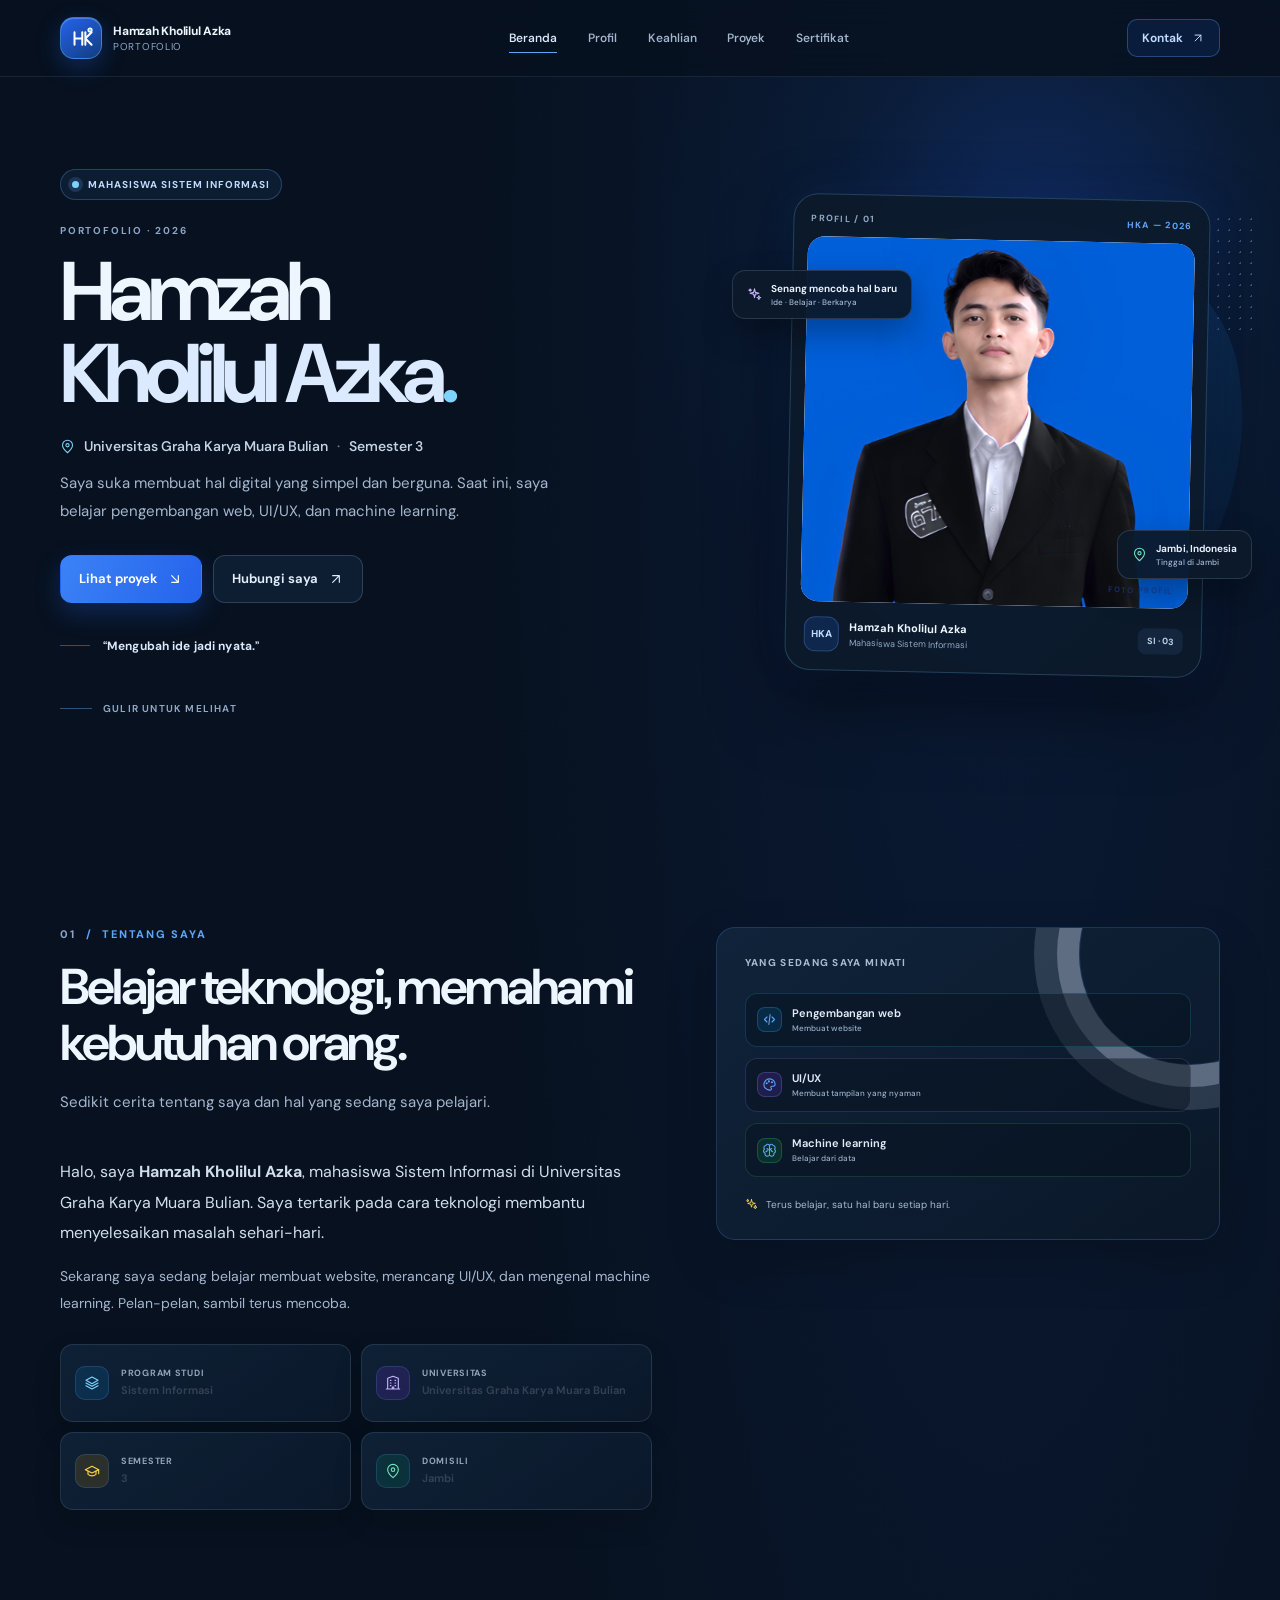
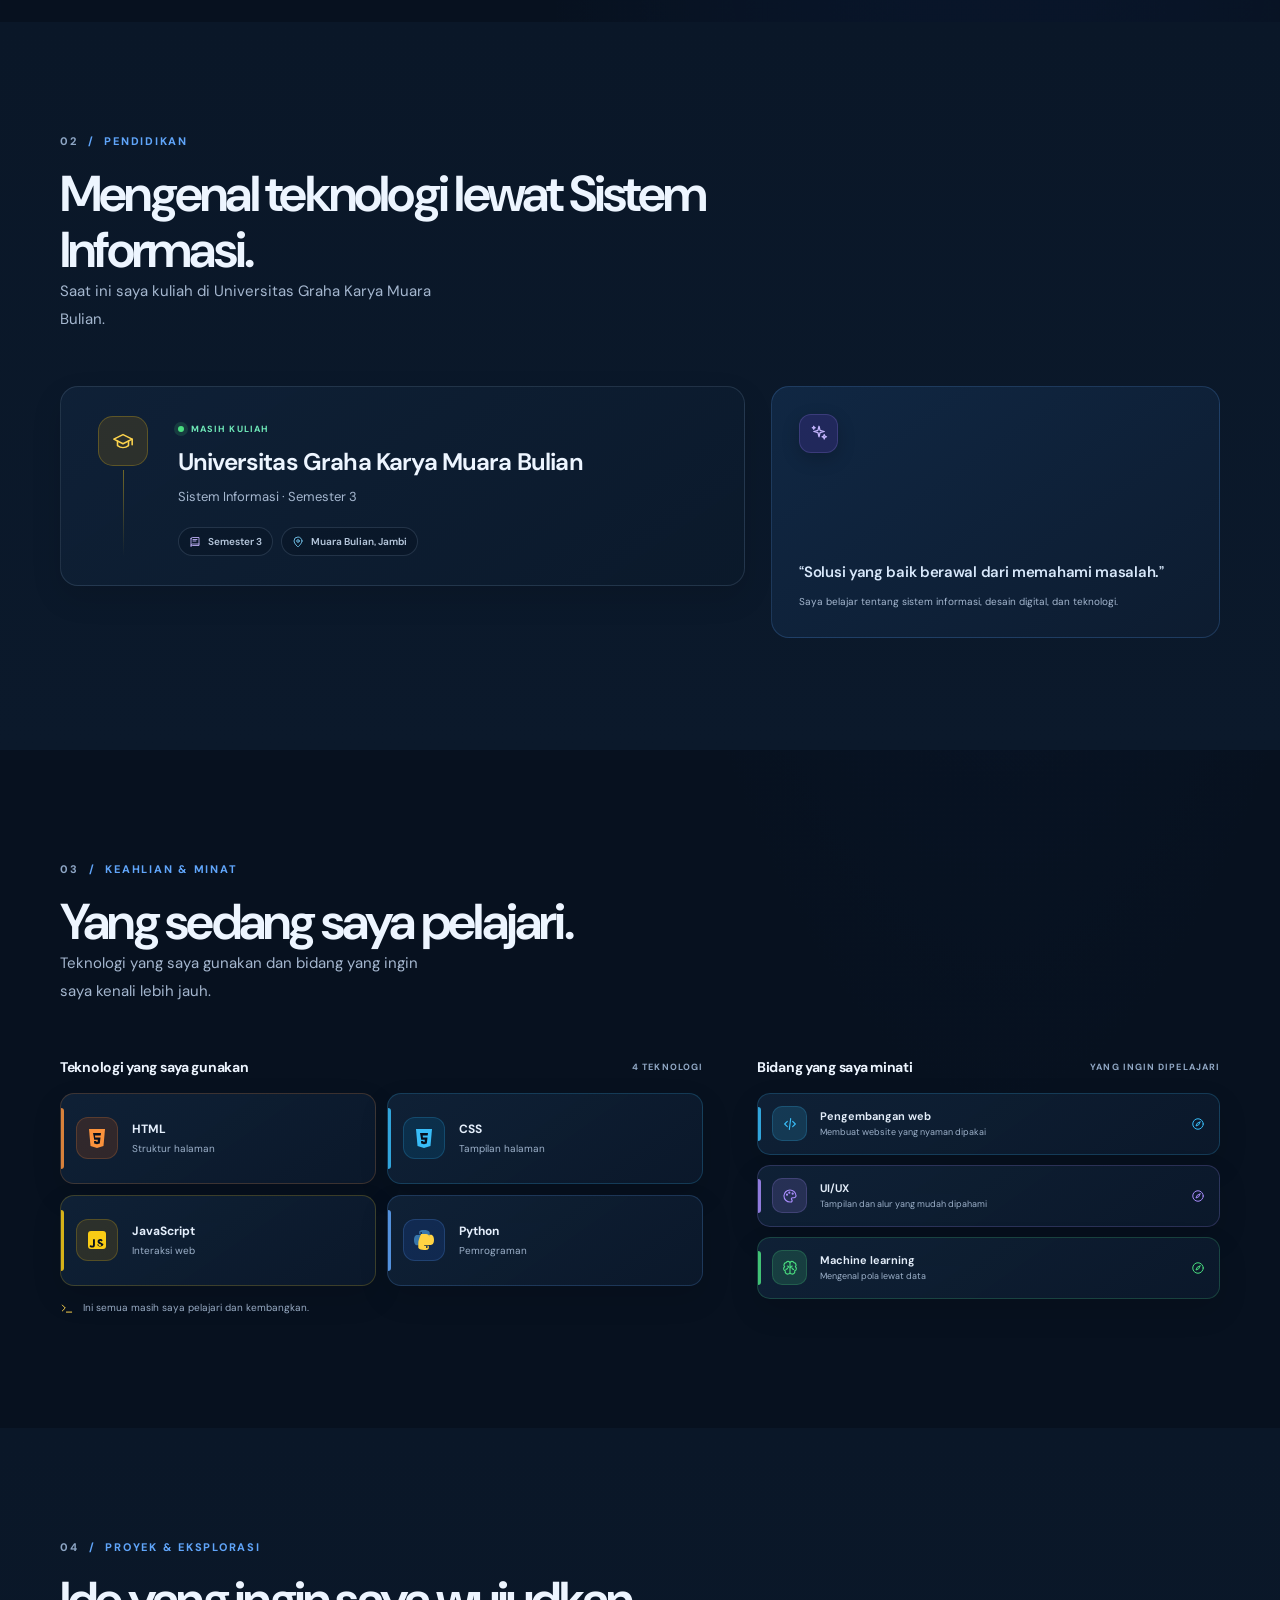
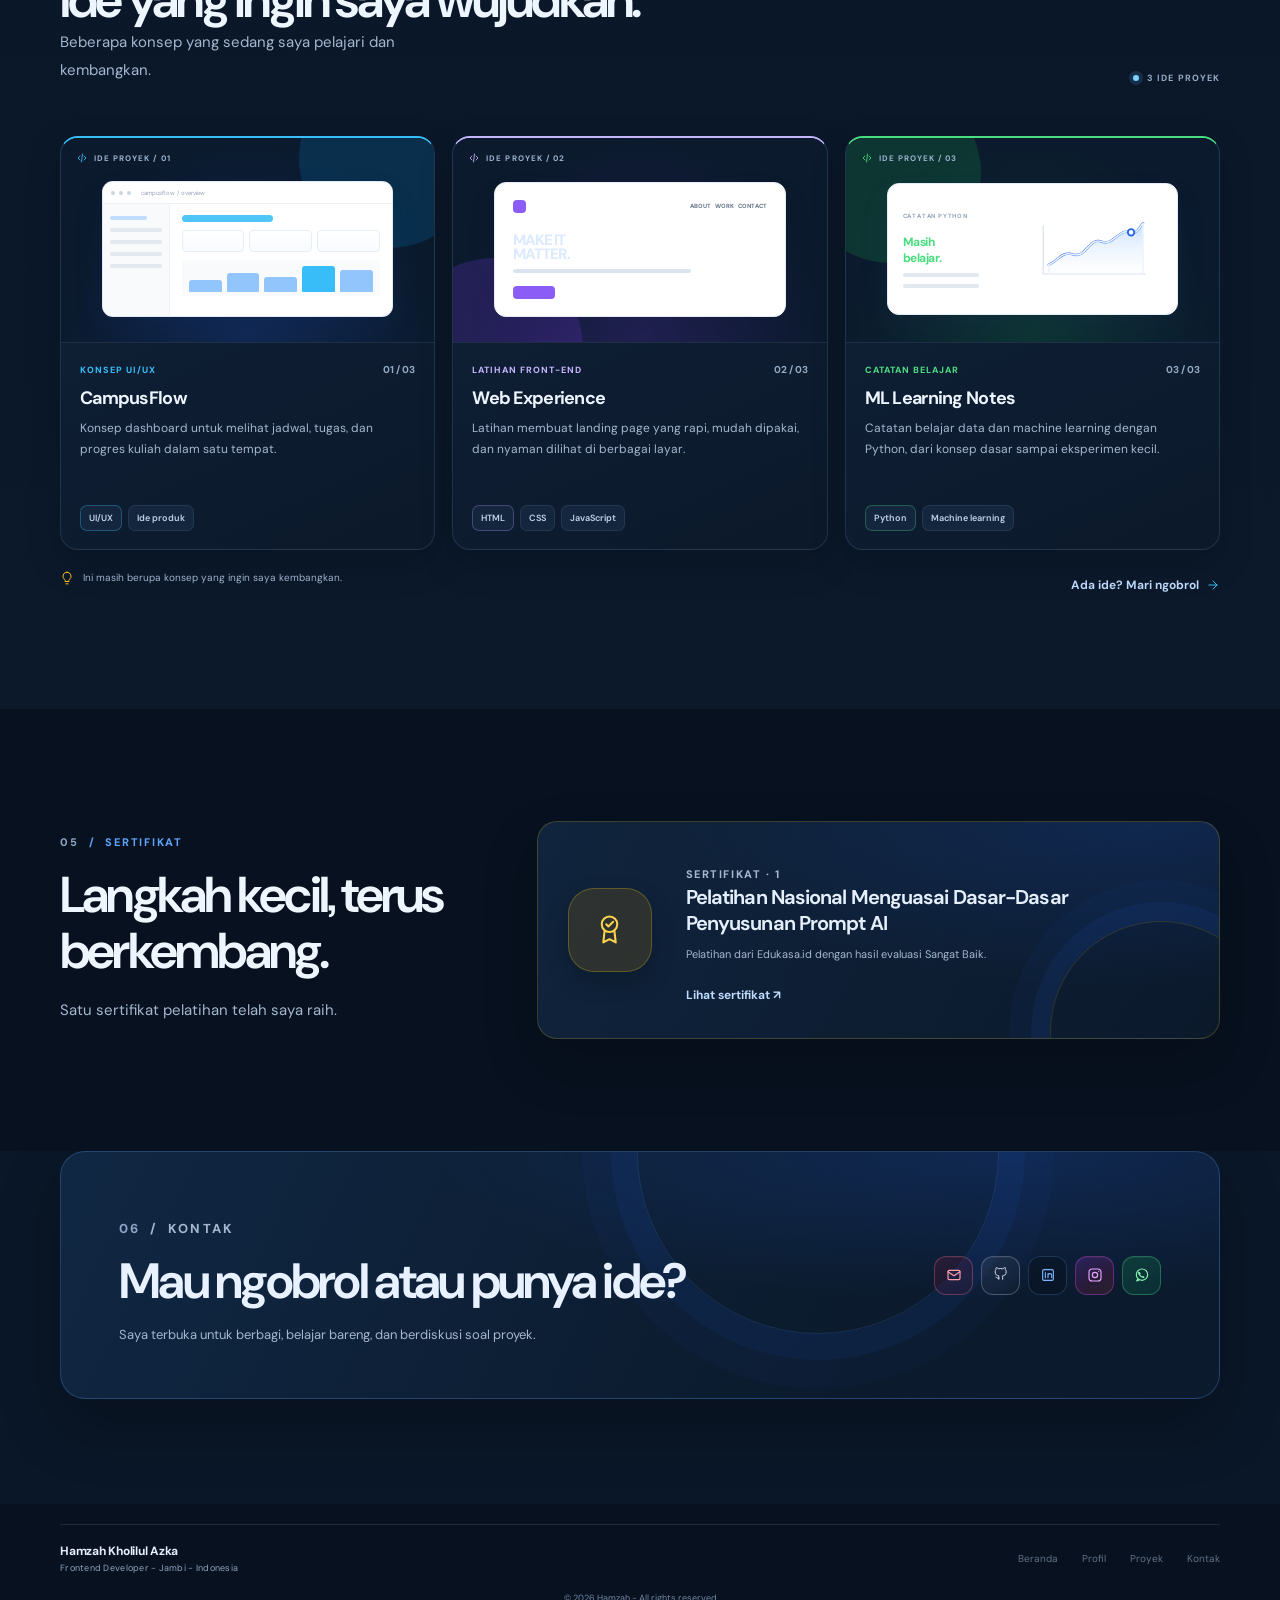
<file: index.html>
<!doctype html>
<html lang="id">
<head>
  <meta charset="utf-8">
  <meta name="viewport" content="width=device-width, initial-scale=1">
  <meta name="theme-color" content="#07111f">
  <meta name="description" content="Portofolio Hamzah Kholilul Azka, mahasiswa Sistem Informasi yang tertarik pada pengembangan web, desain UI/UX, dan machine learning.">
  <meta property="og:title" content="Hamzah Kholilul Azka — Portofolio">
  <meta property="og:description" content="Kenalan dengan Hamzah, minatnya, dan proyek yang sedang ia pelajari.">
  <title>Hamzah Kholilul Azka — Portofolio</title>
  <link rel="icon" type="image/png" href="Image/favicon.png">
  <link rel="apple-touch-icon" href="Image/favicon.png">
  <link rel="preconnect" href="https://fonts.googleapis.com">
  <link rel="preconnect" href="https://fonts.gstatic.com" crossorigin>
  <link href="https://fonts.googleapis.com/css2?family=DM+Sans:wght@400;500;600;700;800&display=swap" rel="stylesheet">
  <link rel="stylesheet" href="styles.css">
  <script src="script.js"></script>
</head>
<body data-page="home">
  <a class="skip-link" href="#main-content">Langsung ke konten</a>

  <svg class="icon-sprite" xmlns="http://www.w3.org/2000/svg" aria-hidden="true" focusable="false">
    <symbol id="i-arrow-up-right" viewBox="0 0 24 24"><path d="M7 7h10v10M7 17 17 7" /></symbol>
    <symbol id="i-arrow-down-right" viewBox="0 0 24 24"><path d="m7 7 10 10M17 7v10H7" /></symbol>
    <symbol id="i-arrow-right" viewBox="0 0 24 24"><path d="M5 12h14m-7-7 7 7-7 7" /></symbol>
    <symbol id="i-arrow-up" viewBox="0 0 24 24"><path d="m18 15-6-6-6 6M12 9v12M5 3h14" /></symbol>
    <symbol id="i-map-pin" viewBox="0 0 24 24"><path d="M20 10c0 5-8 12-8 12S4 15 4 10a8 8 0 1 1 16 0Z"/><circle cx="12" cy="10" r="2.6"/></symbol>
    <symbol id="i-graduation-cap" viewBox="0 0 24 24"><path d="m2 10 10-5 10 5-10 5-10-5Z"/><path d="M6 12v5c3.5 2.7 8.5 2.7 12 0v-5M22 10v6"/></symbol>
    <symbol id="i-building" viewBox="0 0 24 24"><path d="M4 21V5l8-3 8 3v16M2 21h20M8 8h1m6 0h1M8 12h1m6 0h1M8 16h1m6 0h1M11 21v-3h2v3"/></symbol>
    <symbol id="i-layers" viewBox="0 0 24 24"><path d="m12 3 9 5-9 5-9-5 9-5Z"/><path d="m3 12 9 5 9-5M3 16l9 5 9-5"/></symbol>
    <symbol id="i-sparkles" viewBox="0 0 24 24"><path d="m12 3 1.4 5.6L19 10l-5.6 1.4L12 17l-1.4-5.6L5 10l5.6-1.4L12 3Z"/><path d="m19 14 .8 2.2L22 17l-2.2.8L19 20l-.8-2.2L16 17l2.2-.8L19 14ZM5 3l.6 1.5L7 5l-1.4.5L5 7l-.6-1.5L3 5l1.4-.5L5 3Z"/></symbol>
    <symbol id="i-code" viewBox="0 0 24 24"><path d="m8 8-4 4 4 4m8-8 4 4-4 4m-3-12-2 16"/></symbol>
    <symbol id="i-palette" viewBox="0 0 24 24"><path d="M12 3a9 9 0 1 0 0 18h1.2a2 2 0 0 0 1.4-3.4 1.7 1.7 0 0 1 1.2-2.9H18a3 3 0 0 0 3-3A9 9 0 0 0 12 3Z"/><circle cx="7.5" cy="10" r=".8"/><circle cx="11" cy="7" r=".8"/><circle cx="16" cy="8.5" r=".8"/></symbol>
    <symbol id="i-brain" viewBox="0 0 24 24"><path d="M12 5a3 3 0 0 0-5.8-1A3.5 3.5 0 0 0 4 10a3.5 3.5 0 0 0 1 6.3A3.5 3.5 0 0 0 9 21c1.3 0 2.3-.7 3-1.7M12 5a3 3 0 0 1 5.8-1A3.5 3.5 0 0 1 20 10a3.5 3.5 0 0 1-1 6.3A3.5 3.5 0 0 1 15 21c-1.3 0-2.3-.7-3-1.7M12 5v14M8 9c1.2 0 2 .7 2 2m-4 3c1.3-.1 2.1-.8 2.4-2m7-3c-1.2 0-2 .7-2 2m4 3c-1.3-.1-2.1-.8-2.4-2"/></symbol>
    <symbol id="i-terminal" viewBox="0 0 24 24"><path d="m4 17 5-5-5-5m7 12h9"/></symbol>
    <symbol id="i-compass" viewBox="0 0 24 24"><circle cx="12" cy="12" r="9"/><path d="m15.5 8.5-2.2 4.8-4.8 2.2 2.2-4.8 4.8-2.2Z"/></symbol>
    <symbol id="i-book" viewBox="0 0 24 24"><path d="M4 5.5A2.5 2.5 0 0 1 6.5 3H20v16H6.5A2.5 2.5 0 0 0 4 21V5.5ZM4 18.5A2.5 2.5 0 0 1 6.5 16H20M8 7h8M8 10h6"/></symbol>
    <symbol id="i-lightbulb" viewBox="0 0 24 24"><path d="M9 18h6m-5 4h4m-2-20a7 7 0 0 0-4 12.7c.6.4 1 1 1 1.8V18h6v-1.5c0-.8.4-1.4 1-1.8A7 7 0 0 0 12 2Z"/></symbol>
    <symbol id="i-award" viewBox="0 0 24 24"><circle cx="12" cy="8" r="6"/><path d="m8.2 13-1 9 4.8-2.5 4.8 2.5-1-9M9.5 8l1.6 1.6L14.8 6"/></symbol>
    <symbol id="i-mail" viewBox="0 0 24 24"><rect x="3" y="5" width="18" height="14" rx="2"/><path d="m3 7 9 6 9-6"/></symbol>
    <symbol id="i-menu" viewBox="0 0 24 24"><path d="M4 6h16M4 12h16M4 18h16"/></symbol>
    <symbol id="i-close" viewBox="0 0 24 24"><path d="m18 6-12 12M6 6l12 12"/></symbol>
    <symbol id="i-github" viewBox="0 0 24 24"><path d="M9 19c-4.3 1.3-4.3-2.3-6-2m12 4v-3.9c0-1.1.1-1.6-.5-2.2 3.4-.4 7-1.7 7-7.5A5.8 5.8 0 0 0 20 3.4 5.4 5.4 0 0 0 19.9 0S18.6-.4 15 2a13.2 13.2 0 0 0-7 0C4.4-.4 3.1 0 3.1 0A5.4 5.4 0 0 0 3 3.4a5.8 5.8 0 0 0-1.5 4c0 5.8 3.6 7.1 7 7.5-.6.5-.6 1.1-.5 2.2V21" transform="translate(2 1) scale(.83)"/></symbol>
    <symbol id="i-linkedin" viewBox="0 0 24 24"><rect x="4" y="4" width="16" height="16" rx="2"/><path d="M8 10v6M8 8v.01M12 16v-3.2a2.8 2.8 0 0 1 5.6 0V16M12 10v6"/></symbol>
    <symbol id="i-instagram" viewBox="0 0 24 24"><rect x="3" y="3" width="18" height="18" rx="5"/><circle cx="12" cy="12" r="4"/><path d="M17.5 6.5h.01"/></symbol>
    <symbol id="i-whatsapp" viewBox="0 0 24 24"><circle cx="12" cy="11.5" r="8.5" fill="none" stroke="currentColor" stroke-width="1.8"/><path d="m5.6 18.1-1.4 2.7 3.1-1.1" fill="none" stroke="currentColor" stroke-width="1.8" stroke-linecap="round" stroke-linejoin="round"/><path d="M8.2 7.8c.2-.2.5-.2.7.1l1 1.8c.1.2.1.4 0 .6l-.7.8c.7 1.4 1.8 2.5 3.2 3.2l.8-.7c.2-.1.4-.1.6 0l1.8 1c.3.2.3.5.1.7l-.6.8c-.4.5-1 .7-1.6.5-3.7-1.2-6.4-3.9-7.6-7.6-.2-.6 0-1.2.5-1.6l.8-.6Z" fill="currentColor" stroke="none"/></symbol>
    <symbol id="i-html5" viewBox="0 0 24 24"><path d="m4 3 1.5 17L12 22l6.5-2L20 3H4Z" fill="currentColor" stroke="none"/><path d="M8 7h8l-.3 2.5H10l.2 2h5.3l-.7 6-2.8.8-2.8-.8-.2-2.4h2.3l.1.7.6.2.6-.2.2-2H9.2L8.5 9.5 8 7Z" fill="#07111f" stroke="none"/></symbol>
    <symbol id="i-css3" viewBox="0 0 24 24"><path d="m4 3 1.5 17L12 22l6.5-2L20 3H4Z" fill="currentColor" stroke="none"/><path d="M8 7h8l-.3 2.5h-5l.2 2h4.6l-.7 6-2.8.8-2.8-.8-.2-2.4h2.3l.1.7.6.2.6-.2.2-2H9.2L8.5 9.5 8 7Z" fill="#07111f" stroke="none"/></symbol>
    <symbol id="i-javascript" viewBox="0 0 24 24"><rect x="3" y="3" width="18" height="18" rx="3" fill="currentColor" stroke="none"/><path d="M13.2 16.8c.5.8 1 1.2 1.9 1.2.7 0 1.1-.3 1.1-.8 0-.6-.5-.8-1.4-1.2-1.3-.6-2.2-1.2-2.2-2.6 0-1.3 1-2.3 2.6-2.3 1.1 0 1.9.4 2.5 1.4l-1.4.9c-.3-.5-.6-.7-1.1-.7-.4 0-.7.3-.7.6 0 .5.3.7 1.2 1.1 1.5.7 2.4 1.2 2.4 2.7 0 1.6-1.2 2.5-3 2.5-1.6 0-2.6-.7-3.2-1.8l1.3-1ZM6 16.9c.3.5.6.9 1.2.9.5 0 .8-.2.8-1v-5.5h1.9v5.6c0 1.9-1.1 2.7-2.7 2.7-1.4 0-2.2-.7-2.7-1.7L6 16.9Z" fill="#07111f" stroke="none"/></symbol>
    <symbol id="i-python" viewBox="0 0 24 24"><path d="M11.7 2c-4.8 0-4.5 2.1-4.5 2.1v2.2h4.6v.8H5.4S2 6.7 2 12s3 5.3 3 5.3h1.8v-2.4s-.1-3 3-3h5.1s2.8 0 2.8-2.8V4.8S18.1 2 11.7 2Zm-2.5 2.1a.9.9 0 1 1 0 1.8.9.9 0 0 1 0-1.8Z" fill="#3776ab" stroke="none"/><path d="M12.3 22c4.8 0 4.5-2.1 4.5-2.1v-2.2h-4.6v-.8h6.4S22 17.3 22 12s-3-5.3-3-5.3h-1.8v2.4s.1 3-3 3H9.1S6.3 12.1 6.3 15v4.3S5.9 22 12.3 22Zm2.5-2.1a.9.9 0 1 1 0-1.8.9.9 0 0 1 0 1.8Z" fill="#ffd343" stroke="none"/></symbol>
  </svg>

  <header class="site-header" id="site-header">
    <div class="container-wide nav-inner">
      <a class="brand-lockup" href="index.html" aria-label="Hamzah Kholilul Azka, beranda">
        <span class="brand-mark" aria-hidden="true"><svg viewBox="0 0 40 40" fill="none"><path d="M11 12v16m0-8h10m0-8v16M25 12v16m0-8 8-8m-8 8 8 8" stroke="currentColor" stroke-width="2.6" stroke-linecap="round" stroke-linejoin="round"/><circle cx="31" cy="9" r="2.5" fill="#7dd3fc"/></svg></span>
        <span class="brand-name"><strong>Hamzah Kholilul Azka</strong><span>Portofolio</span></span>
      </a>
      <nav class="desktop-nav" aria-label="Navigasi utama">
        <a class="nav-link" data-nav="profil" href="profil.html">Profil</a>
        <a class="nav-link" data-nav="keahlian" href="keahlian.html">Keahlian</a>
        <a class="nav-link" data-nav="proyek" href="proyek.html">Proyek</a>
        <a class="nav-link" data-nav="sertifikat" href="sertifikat.html">Sertifikat</a>
      </nav>
      <a class="header-cta desktop-contact" href="kontak.html">Kontak <svg aria-hidden="true"><use href="#i-arrow-up-right"/></svg></a>
      <button type="button" class="mobile-menu-button" aria-label="Buka menu navigasi" aria-expanded="false" aria-controls="mobile-navigation" id="menu-toggle">
        <svg aria-hidden="true"><use href="#i-menu"/></svg>
      </button>
    </div>
    <nav id="mobile-navigation" class="mobile-nav" aria-label="Navigasi seluler" hidden>
      <a data-nav="profil" href="profil.html">Profil</a>
      <a data-nav="keahlian" href="keahlian.html">Keahlian</a>
      <a data-nav="proyek" href="proyek.html">Proyek</a>
      <a data-nav="sertifikat" href="sertifikat.html">Sertifikat</a>
      <a data-nav="kontak" href="kontak.html">Kontak <svg class="nav-contact-icon" aria-hidden="true"><use href="#i-arrow-up-right"/></svg></a>
    </nav>
  </header>

  <main id="main-content">
    <section id="home" class="hero-section">
      <div class="container-wide hero-layout">
        <div class="hero-copy reveal" data-delay="0">
          <div class="hero-badge"><span class="hero-badge-dot" aria-hidden="true"></span>Mahasiswa Sistem Informasi</div>
          <p class="hero-kicker">PORTOFOLIO · 2026</p>
          <h1 class="hero-title"><span>Hamzah</span><span class="hero-title-second">Kholilul Azka<span class="hero-period">.</span></span></h1>
          <p class="hero-role">
            <svg aria-hidden="true"><use href="#i-map-pin"/></svg>
            <span>Universitas Graha Karya Muara Bulian</span><span class="hero-role-separator" aria-hidden="true">·</span><span>Semester 3</span>
          </p>
          <p class="hero-description">Saya suka membuat hal digital yang simpel dan berguna. Saat ini, saya belajar pengembangan web, UI/UX, dan machine learning.</p>
          <div class="hero-actions">
            <a class="button-primary" href="proyek.html">Lihat proyek <svg aria-hidden="true"><use href="#i-arrow-down-right"/></svg></a>
            <a class="button-secondary" href="kontak.html">Hubungi saya <svg aria-hidden="true"><use href="#i-arrow-up-right"/></svg></a>
          </div>
          <div class="hero-motto"><span class="hero-motto-rule" aria-hidden="true"></span><p><em>“Mengubah ide jadi nyata.”</em></p></div>
          <div class="hero-scroll-note" aria-hidden="true"><span></span>Gulir untuk melihat</div>
        </div>

        <div class="hero-art-reveal reveal" data-delay="140">
          <div class="hero-visual" role="group" aria-label="Foto profil Hamzah Kholilul Azka">
            <div class="portrait-glow" aria-hidden="true"></div><div class="portrait-grid" aria-hidden="true"></div>
            <div class="float-note float-note--top" aria-hidden="true"><svg><use href="#i-sparkles"/></svg><span>Senang mencoba hal baru<small>Ide · Belajar · Berkarya</small></span></div>
            <div class="float-note float-note--bottom" aria-hidden="true"><svg><use href="#i-map-pin"/></svg><span>Jambi, Indonesia<small>Tinggal di Jambi</small></span></div>
            <div class="portrait-card">
              <div class="portrait-card-top"><span>PROFIL / 01</span><span>HKA — 2026</span></div>
              <div class="portrait-art">
                <img src="Image/profil.jpg" alt="Hamzah Kholilul Azka mengenakan polo biru" width="1207" height="1600" fetchpriority="high">
                <span class="portrait-art-label">FOTO PROFIL</span>
              </div>
              <div class="portrait-card-bottom">
                <div class="portrait-identity"><span class="portrait-initials">HKA</span><span class="portrait-identity-copy"><strong>Hamzah Kholilul Azka</strong><span>Mahasiswa Sistem Informasi</span></span></div>
                <span class="portrait-semester">SI · 03</span>
              </div>
            </div>
          </div>
        </div>
      </div>
    </section>

    <section id="about" class="section">
      <div class="container-wide">
        <div class="about-grid">
          <div class="reveal">
            <div class="section-heading"><p class="section-overline"><span>01</span><span aria-hidden="true">/</span>Tentang saya</p><h2 class="section-title">Belajar teknologi, memahami kebutuhan orang.</h2><p class="section-lede">Sedikit cerita tentang saya dan hal yang sedang saya pelajari.</p></div>
            <div class="about-copy">
              <p>Halo, saya <strong>Hamzah Kholilul Azka</strong>, mahasiswa Sistem Informasi di Universitas Graha Karya Muara Bulian. Saya tertarik pada cara teknologi membantu menyelesaikan masalah sehari-hari.</p>
              <p>Sekarang saya sedang belajar membuat website, merancang UI/UX, dan mengenal machine learning. Pelan-pelan, sambil terus mencoba.</p>
              <div class="about-facts" role="list" aria-label="Informasi profil">
                <div class="fact-card" role="listitem"><span class="fact-icon"><svg aria-hidden="true"><use href="#i-layers"/></svg></span><span class="fact-copy"><span>Program studi</span><strong>Sistem Informasi</strong></span></div>
                <div class="fact-card" role="listitem"><span class="fact-icon"><svg aria-hidden="true"><use href="#i-building"/></svg></span><span class="fact-copy"><span>Universitas</span><strong>Universitas Graha Karya Muara Bulian</strong></span></div>
                <div class="fact-card" role="listitem"><span class="fact-icon"><svg aria-hidden="true"><use href="#i-graduation-cap"/></svg></span><span class="fact-copy"><span>Semester</span><strong>3</strong></span></div>
                <div class="fact-card" role="listitem"><span class="fact-icon"><svg aria-hidden="true"><use href="#i-map-pin"/></svg></span><span class="fact-copy"><span>Domisili</span><strong>Jambi</strong></span></div>
              </div>
            </div>
          </div>
          <div class="reveal" data-delay="100">
            <aside class="interest-card" aria-label="Bidang minat">
              <p class="interest-card-label">Yang sedang saya minati</p>
              <div class="interest-list">
                <div class="interest-item interest-item--web"><span class="interest-symbol" aria-hidden="true"><svg><use href="#i-code"/></svg></span><span>Pengembangan web</span><small>Membuat website</small></div>
                <div class="interest-item interest-item--design"><span class="interest-symbol" aria-hidden="true"><svg><use href="#i-palette"/></svg></span><span>UI/UX</span><small>Membuat tampilan yang nyaman</small></div>
                <div class="interest-item interest-item--ml"><span class="interest-symbol" aria-hidden="true"><svg><use href="#i-brain"/></svg></span><span>Machine learning</span><small>Belajar dari data</small></div>
              </div>
              <p class="interest-foot"><svg aria-hidden="true"><use href="#i-sparkles"/></svg>Terus belajar, satu hal baru setiap hari.</p>
            </aside>
          </div>
        </div>
      </div>
    </section>

    <section id="education" class="section section-soft">
      <div class="container-wide">
        <div class="section-heading-row"><div class="reveal"><div class="section-heading"><p class="section-overline"><span>02</span><span aria-hidden="true">/</span>Pendidikan</p><h2 class="section-title">Mengenal teknologi lewat Sistem Informasi.</h2><p class="section-lede">Saat ini saya kuliah di Universitas Graha Karya Muara Bulian.</p></div></div></div>
        <div class="education-layout">
          <div class="reveal"><article class="education-card"><div class="education-rail" aria-hidden="true"><span class="education-icon"><svg><use href="#i-graduation-cap"/></svg></span></div><div><p class="education-status"><i aria-hidden="true"></i>Masih kuliah</p><h3>Universitas Graha Karya Muara Bulian</h3><p class="education-program">Sistem Informasi · Semester 3</p><div class="education-tags"><span class="soft-tag"><svg aria-hidden="true"><use href="#i-book"/></svg>Semester 3</span><span class="soft-tag"><svg aria-hidden="true"><use href="#i-map-pin"/></svg>Muara Bulian, Jambi</span></div></div></article></div>
          <div class="reveal" data-delay="90"><aside class="education-aside"><span class="education-aside-icon"><svg aria-hidden="true"><use href="#i-sparkles"/></svg></span><div><p>“Solusi yang baik berawal dari memahami masalah.”</p><small>Saya belajar tentang sistem informasi, desain digital, dan teknologi.</small></div></aside></div>
        </div>
      </div>
    </section>

    <section id="skills" class="section">
      <div class="container-wide">
        <div class="section-heading-row"><div class="reveal"><div class="section-heading"><p class="section-overline"><span>03</span><span aria-hidden="true">/</span>Keahlian & minat</p><h2 class="section-title">Yang sedang saya pelajari.</h2><p class="section-lede">Teknologi yang saya gunakan dan bidang yang ingin saya kenali lebih jauh.</p></div></div></div>
        <div class="skills-layout">
          <div class="reveal"><div class="skills-panel-title"><h3>Teknologi yang saya gunakan</h3><span>4 teknologi</span></div><div class="skills-grid">
            <article class="skill-card skill-card--html"><span class="skill-symbol" aria-hidden="true"><svg><use href="#i-html5"/></svg></span><span class="skill-copy"><strong>HTML</strong><span>Struktur halaman</span></span></article>
            <article class="skill-card skill-card--css"><span class="skill-symbol" aria-hidden="true"><svg><use href="#i-css3"/></svg></span><span class="skill-copy"><strong>CSS</strong><span>Tampilan halaman</span></span></article>
            <article class="skill-card skill-card--javascript"><span class="skill-symbol" aria-hidden="true"><svg><use href="#i-javascript"/></svg></span><span class="skill-copy"><strong>JavaScript</strong><span>Interaksi web</span></span></article>
            <article class="skill-card skill-card--python"><span class="skill-symbol" aria-hidden="true"><svg><use href="#i-python"/></svg></span><span class="skill-copy"><strong>Python</strong><span>Pemrograman</span></span></article>
          </div><p class="skill-note"><svg aria-hidden="true"><use href="#i-terminal"/></svg>Ini semua masih saya pelajari dan kembangkan.</p></div>
          <div class="reveal" data-delay="100"><div class="skills-panel-title"><h3>Bidang yang saya minati</h3><span>Yang ingin dipelajari</span></div><div class="interest-stack">
            <article class="interest-stack-card interest-stack-card--web"><span class="interest-stack-icon"><svg aria-hidden="true"><use href="#i-code"/></svg></span><span class="interest-stack-copy"><strong>Pengembangan web</strong><span>Membuat website yang nyaman dipakai</span></span><svg class="interest-stack-arrow" aria-hidden="true"><use href="#i-compass"/></svg></article>
            <article class="interest-stack-card interest-stack-card--design"><span class="interest-stack-icon"><svg aria-hidden="true"><use href="#i-palette"/></svg></span><span class="interest-stack-copy"><strong>UI/UX</strong><span>Tampilan dan alur yang mudah dipahami</span></span><svg class="interest-stack-arrow" aria-hidden="true"><use href="#i-compass"/></svg></article>
            <article class="interest-stack-card interest-stack-card--ml"><span class="interest-stack-icon"><svg aria-hidden="true"><use href="#i-brain"/></svg></span><span class="interest-stack-copy"><strong>Machine learning</strong><span>Mengenal pola lewat data</span></span><svg class="interest-stack-arrow" aria-hidden="true"><use href="#i-compass"/></svg></article>
          </div></div>
        </div>
      </div>
    </section>

    <section id="projects" class="section section-soft">
      <div class="container-wide">
        <div class="section-heading-row"><div class="reveal"><div class="section-heading"><p class="section-overline"><span>04</span><span aria-hidden="true">/</span>Proyek & eksplorasi</p><h2 class="section-title">Ide yang ingin saya wujudkan.</h2><p class="section-lede">Beberapa konsep yang sedang saya pelajari dan kembangkan.</p></div></div><div class="reveal" data-delay="80"><span class="project-count-note"><span class="project-count-dot"></span>3 ide proyek</span></div></div>
        <div class="projects-grid">
          <div class="reveal"><article class="project-card"><div class="project-visual project-visual--dashboard" aria-hidden="true"><div class="project-art-label"><svg><use href="#i-code"/></svg>IDE PROYEK / 01</div><div class="mock-window"><div class="mock-window-bar"><i></i><i></i><i></i><span>campusflow / overview</span></div><div class="mock-dashboard"><div class="mock-sidebar"><i></i><i></i><i></i><i></i><i></i></div><div class="mock-dashboard-main"><div class="mock-dashboard-title"></div><div class="mock-stat-row"><i></i><i></i><i></i></div><div class="mock-chart"><i></i><i></i><i></i><i></i><i></i></div></div></div></div></div><div class="project-content"><div class="project-meta"><span class="project-category">Konsep UI/UX</span><span class="project-number">01 / 03</span></div><h3>CampusFlow</h3><p>Konsep dashboard untuk melihat jadwal, tugas, dan progres kuliah dalam satu tempat.</p><div class="project-tags"><span class="project-tag">UI/UX</span><span class="project-tag">Ide produk</span></div></div></article></div>
          <div class="reveal" data-delay="70"><article class="project-card"><div class="project-visual project-visual--landing" aria-hidden="true"><div class="project-art-label"><svg><use href="#i-code"/></svg>IDE PROYEK / 02</div><div class="mock-landing"><div class="mock-landing-top"><span class="mock-landing-mark"></span><span>ABOUT&nbsp;&nbsp;&nbsp; WORK&nbsp;&nbsp;&nbsp; CONTACT</span></div><div class="mock-landing-title">MAKE IT<br>MATTER.</div><div class="mock-landing-copy"></div><div class="mock-landing-button"></div></div></div><div class="project-content"><div class="project-meta"><span class="project-category">Latihan front-end</span><span class="project-number">02 / 03</span></div><h3>Web Experience</h3><p>Latihan membuat landing page yang rapi, mudah dipakai, dan nyaman dilihat di berbagai layar.</p><div class="project-tags"><span class="project-tag">HTML</span><span class="project-tag">CSS</span><span class="project-tag">JavaScript</span></div></div></article></div>
          <div class="reveal" data-delay="140"><article class="project-card"><div class="project-visual project-visual--notebook" aria-hidden="true"><div class="project-art-label"><svg><use href="#i-code"/></svg>IDE PROYEK / 03</div><div class="mock-notebook"><div class="mock-notebook-copy"><span>CATATAN PYTHON</span><strong>Masih<br>belajar.</strong><i></i><i></i></div><div class="mock-notebook-chart"><svg viewBox="0 0 120 80" fill="none"><defs><linearGradient id="chart-fill" x1="60" y1="12" x2="60" y2="67" gradientUnits="userSpaceOnUse"><stop stop-color="#60A5FA"/><stop offset="1" stop-color="#DBEAFE" stop-opacity=".1"/></linearGradient></defs><path d="M6 67H116M6 15V67" stroke="#E2E8F0"/><path d="M12 57C24 52 25 42 39 46C52 50 56 27 69 32C83 37 87 17 101 22C107 24 109 18 114 12" stroke="#2563EB" stroke-width="2.5" stroke-linecap="round"/><path d="M12 57C24 52 25 42 39 46C52 50 56 27 69 32C83 37 87 17 101 22C107 24 109 18 114 12V67H12V57Z" fill="url(#chart-fill)" fill-opacity=".35"/><circle cx="101" cy="22" r="3.5" fill="white" stroke="#2563EB" stroke-width="2"/></svg></div></div></div><div class="project-content"><div class="project-meta"><span class="project-category">Catatan belajar</span><span class="project-number">03 / 03</span></div><h3>ML Learning Notes</h3><p>Catatan belajar data dan machine learning dengan Python, dari konsep dasar sampai eksperimen kecil.</p><div class="project-tags"><span class="project-tag">Python</span><span class="project-tag">Machine learning</span></div></div></article></div>
        </div>
        <div class="project-bottom-row"><p class="projects-footnote"><svg aria-hidden="true"><use href="#i-lightbulb"/></svg>Ini masih berupa konsep yang ingin saya kembangkan.</p><a class="projects-cta" href="kontak.html">Ada ide? Mari ngobrol <svg aria-hidden="true"><use href="#i-arrow-right"/></svg></a></div>
      </div>
    </section>

    <section id="certificates" class="section">
      <div class="container-wide certificates-layout">
        <div class="reveal"><div class="section-heading"><p class="section-overline"><span>05</span><span aria-hidden="true">/</span>Sertifikat</p><h2 class="section-title">Langkah kecil, terus berkembang.</h2><p class="section-lede">Satu sertifikat pelatihan telah saya raih.</p></div></div>
        <div class="reveal" data-delay="100"><div class="certificate-card"><span class="certificate-emblem"><svg aria-hidden="true"><use href="#i-award"/></svg></span><div class="certificate-copy"><p class="certificate-count">Sertifikat · 1</p><h3>Pelatihan Nasional Menguasai Dasar-Dasar Penyusunan Prompt AI</h3><p>Pelatihan dari Edukasa.id dengan hasil evaluasi Sangat Baik.</p><a class="projects-cta" href="sertifikat.html">Lihat sertifikat ↗</a></div></div></div>
      </div>
    </section>

    <section id="contact" class="contact-section">
      <div class="container-wide"><div class="reveal"><div class="contact-card">
        <div class="contact-copy"><div class="section-heading"><p class="section-overline"><span>06</span><span aria-hidden="true">/</span>Kontak</p><h2>Mau ngobrol atau punya ide?</h2><p>Saya terbuka untuk berbagi, belajar bareng, dan berdiskusi soal proyek.</p></div></div>
        <div class="contact-actions"><div class="contact-socials" role="group" aria-label="Kontak dan media sosial">
          <a class="social-icon-link social-icon-link--email" href="mailto:amzahaja67@gmail.com?subject=Halo%20Hamzah" aria-label="Kirim email" title="Email"><svg aria-hidden="true"><use href="#i-mail"/></svg></a>
          <a class="social-icon-link social-icon-link--github" href="https://github.com/amzahaja67-nox" target="_blank" rel="noreferrer" aria-label="GitHub" title="GitHub"><svg aria-hidden="true"><use href="#i-github"/></svg></a>
          <a class="social-icon-link social-icon-link--linkedin" href="https://www.linkedin.com/in/hamzahazka" target="_blank" rel="noreferrer" aria-label="LinkedIn" title="LinkedIn"><svg aria-hidden="true"><use href="#i-linkedin"/></svg></a>
          <a class="social-icon-link social-icon-link--instagram" href="https://www.instagram.com/hamzahazka_/" target="_blank" rel="noreferrer" aria-label="Instagram" title="Instagram"><svg aria-hidden="true"><use href="#i-instagram"/></svg></a>
          <a class="social-icon-link social-icon-link--whatsapp" href="https://wa.me/6282120219236" target="_blank" rel="noreferrer" aria-label="WhatsApp 082120219236" title="WhatsApp"><svg aria-hidden="true"><use href="#i-whatsapp"/></svg></a>
        </div></div>
      </div></div></div>
    </section>
  </main>

  <footer class="footer"><div class="container-wide footer-inner"><div class="footer-left"><strong>© <span id="current-year">2026</span> Hamzah Kholilul Azka</strong><span class="footer-dot" aria-hidden="true"></span><span>Portofolio</span></div><div class="footer-right"><svg aria-hidden="true"><use href="#i-sparkles"/></svg>Dibuat sambil terus belajar.</div><a class="back-to-top" href="#home">Ke atas <svg aria-hidden="true"><use href="#i-arrow-up"/></svg></a></div></footer>

</body>
</html>
</file>
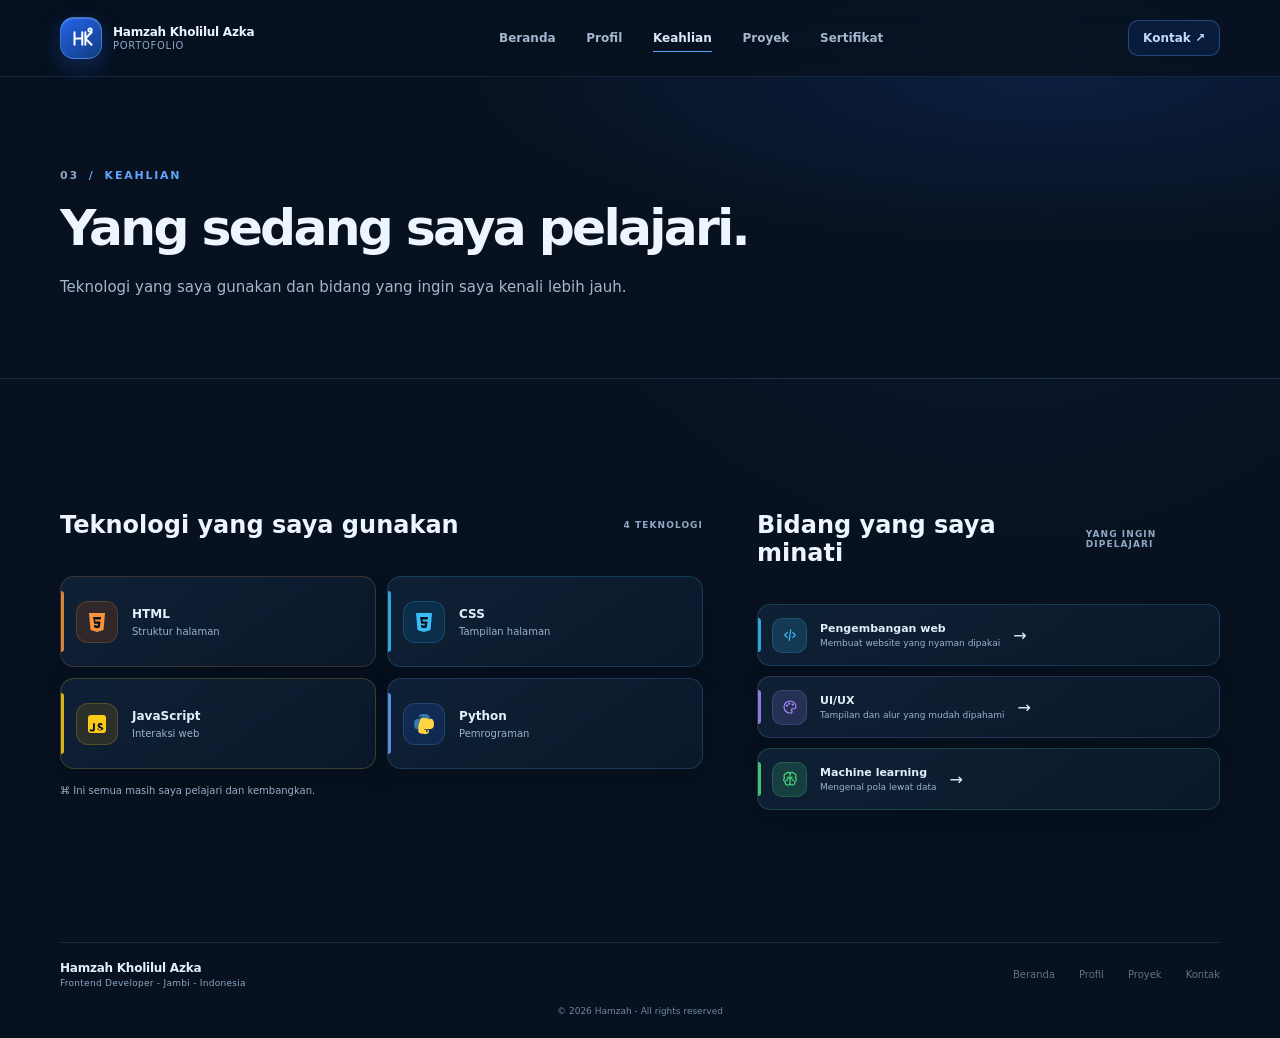
<file: keahlian.html>
<!doctype html><html lang="id"><head><meta charset="utf-8"><meta name="viewport" content="width=device-width, initial-scale=1"><meta name="description" content="Keahlian dan teknologi yang sedang dipelajari Hamzah Kholilul Azka."><title>Keahlian — Hamzah Kholilul Azka</title><link rel="icon" href="Image/favicon.png"><link rel="stylesheet" href="styles.css"></head><body data-page="keahlian"><a class="skip-link" href="#main-content">Langsung ke konten</a><header class="site-header" id="site-header"><div class="container-wide nav-inner"><a class="brand-lockup" href="index.html"><span class="brand-mark">HKA</span><span class="brand-name"><strong>Hamzah Kholilul Azka</strong><span>Portofolio</span></span></a><nav class="desktop-nav" aria-label="Navigasi utama"><a class="nav-link" data-nav="profil" href="profil.html">Profil</a><a class="nav-link" data-nav="keahlian" href="keahlian.html">Keahlian</a><a class="nav-link" data-nav="proyek" href="proyek.html">Proyek</a><a class="nav-link" data-nav="sertifikat" href="sertifikat.html">Sertifikat</a></nav><a class="header-cta desktop-contact" href="kontak.html">Kontak ↗</a><button class="mobile-menu-button" id="menu-toggle" aria-label="Buka menu navigasi" aria-expanded="false" aria-controls="mobile-navigation">☰</button></div><nav id="mobile-navigation" class="mobile-nav" aria-label="Navigasi seluler" hidden><a href="index.html">Beranda</a><a data-nav="profil" href="profil.html">Profil</a><a data-nav="keahlian" href="keahlian.html">Keahlian</a><a data-nav="proyek" href="proyek.html">Proyek</a><a data-nav="sertifikat" href="sertifikat.html">Sertifikat</a><a data-nav="kontak" href="kontak.html">Kontak</a></nav></header><main id="main-content"><section class="page-hero"><div class="container-wide"><p class="section-overline"><span>03</span><span>/</span>Keahlian</p><h1 class="section-title">Yang sedang saya pelajari.</h1><p class="section-lede">Teknologi yang saya gunakan dan bidang yang ingin saya kenali lebih jauh.</p></div></section><section class="section"><div class="container-wide skills-layout"><div class="reveal"><div class="skills-panel-title"><h2>Teknologi yang saya gunakan</h2><span>4 teknologi</span></div><div class="skills-grid"><article class="skill-card"><span class="skill-symbol">&lt;/&gt;</span><span class="skill-copy"><strong>HTML</strong><span>Struktur halaman</span></span></article><article class="skill-card"><span class="skill-symbol">#</span><span class="skill-copy"><strong>CSS</strong><span>Tampilan halaman</span></span></article><article class="skill-card"><span class="skill-symbol">JS</span><span class="skill-copy"><strong>JavaScript</strong><span>Interaksi web</span></span></article><article class="skill-card"><span class="skill-symbol">Py</span><span class="skill-copy"><strong>Python</strong><span>Pemrograman</span></span></article></div><p class="skill-note">⌘ Ini semua masih saya pelajari dan kembangkan.</p></div><div class="reveal" data-delay="100"><div class="skills-panel-title"><h2>Bidang yang saya minati</h2><span>Yang ingin dipelajari</span></div><div class="interest-stack"><article class="interest-stack-card"><span class="interest-stack-icon">&lt;/&gt;</span><span class="interest-stack-copy"><strong>Pengembangan web</strong><span>Membuat website yang nyaman dipakai</span></span><span>→</span></article><article class="interest-stack-card"><span class="interest-stack-icon">◌</span><span class="interest-stack-copy"><strong>UI/UX</strong><span>Tampilan dan alur yang mudah dipahami</span></span><span>→</span></article><article class="interest-stack-card"><span class="interest-stack-icon">◉</span><span class="interest-stack-copy"><strong>Machine learning</strong><span>Mengenal pola lewat data</span></span><span>→</span></article></div></div></div></section></main><footer class="footer"><div class="container-wide footer-inner"><div class="footer-left"><strong>© <span id="current-year">2026</span> Hamzah Kholilul Azka</strong><span class="footer-dot"></span><span>Portofolio</span></div><div class="footer-right">✦ Dibuat sambil terus belajar.</div><a class="back-to-top" href="index.html">Beranda ↑</a></div></footer><script src="script.js"></script></body></html>
</file>
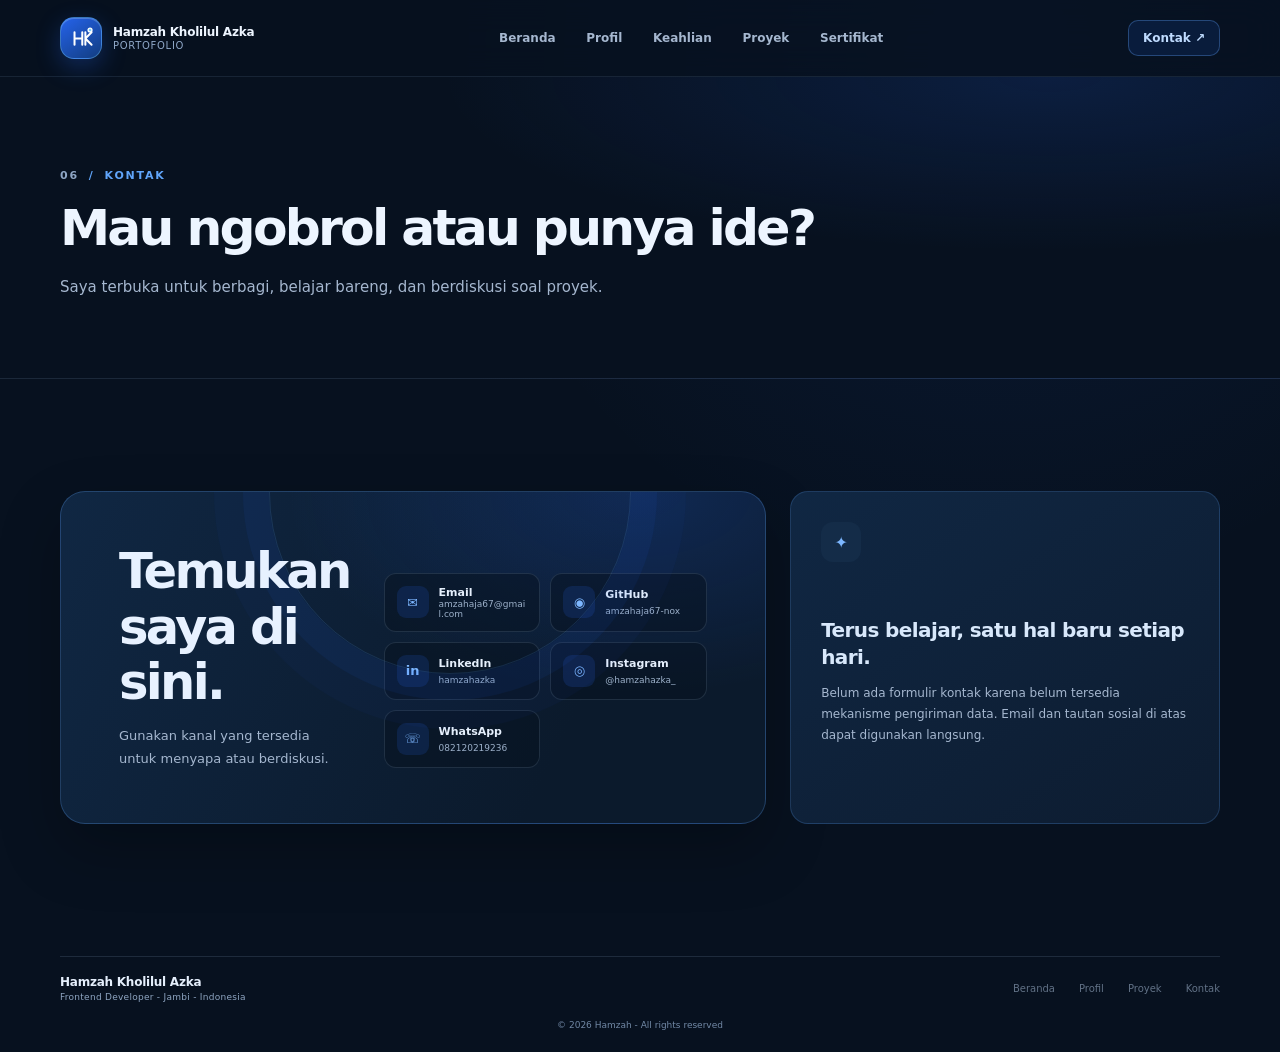
<file: kontak.html>
<!doctype html><html lang="id"><head><meta charset="utf-8"><meta name="viewport" content="width=device-width, initial-scale=1"><meta name="description" content="Hubungi Hamzah Kholilul Azka melalui email dan media sosial."><title>Kontak — Hamzah Kholilul Azka</title><link rel="icon" href="Image/favicon.png"><link rel="stylesheet" href="styles.css"></head><body data-page="kontak"><a class="skip-link" href="#main-content">Langsung ke konten</a><header class="site-header" id="site-header"><div class="container-wide nav-inner"><a class="brand-lockup" href="index.html"><span class="brand-mark">HKA</span><span class="brand-name"><strong>Hamzah Kholilul Azka</strong><span>Portofolio</span></span></a><nav class="desktop-nav" aria-label="Navigasi utama"><a class="nav-link" data-nav="profil" href="profil.html">Profil</a><a class="nav-link" data-nav="keahlian" href="keahlian.html">Keahlian</a><a class="nav-link" data-nav="proyek" href="proyek.html">Proyek</a><a class="nav-link" data-nav="sertifikat" href="sertifikat.html">Sertifikat</a></nav><a class="header-cta desktop-contact" href="kontak.html" aria-current="page">Kontak ↗</a><button class="mobile-menu-button" id="menu-toggle" aria-label="Buka menu navigasi" aria-expanded="false" aria-controls="mobile-navigation">☰</button></div><nav id="mobile-navigation" class="mobile-nav" aria-label="Navigasi seluler" hidden><a href="index.html">Beranda</a><a href="profil.html">Profil</a><a href="keahlian.html">Keahlian</a><a href="proyek.html">Proyek</a><a href="sertifikat.html">Sertifikat</a><a data-nav="kontak" href="kontak.html">Kontak</a></nav></header><main id="main-content"><section class="page-hero"><div class="container-wide"><p class="section-overline"><span>06</span><span>/</span>Kontak</p><h1 class="section-title">Mau ngobrol atau punya ide?</h1><p class="section-lede">Saya terbuka untuk berbagi, belajar bareng, dan berdiskusi soal proyek.</p></div></section><section class="section"><div class="container-wide contact-page-grid"><div class="contact-card reveal"><div class="contact-copy"><h2>Temukan saya di sini.</h2><p>Gunakan kanal yang tersedia untuk menyapa atau berdiskusi.</p></div><div class="contact-socials contact-socials--labeled"><a href="mailto:amzahaja67@gmail.com?subject=Halo%20Hamzah"><span>✉</span><strong>Email</strong><small>amzahaja67@gmail.com</small></a><a href="https://github.com/amzahaja67-nox" target="_blank" rel="noreferrer"><span>◉</span><strong>GitHub</strong><small>amzahaja67-nox</small></a><a href="https://www.linkedin.com/in/hamzahazka" target="_blank" rel="noreferrer"><span>in</span><strong>LinkedIn</strong><small>hamzahazka</small></a><a href="https://www.instagram.com/hamzahazka_/" target="_blank" rel="noreferrer"><span>◎</span><strong>Instagram</strong><small>@hamzahazka_</small></a><a href="https://wa.me/6282120219236" target="_blank" rel="noreferrer"><span>☏</span><strong>WhatsApp</strong><small>082120219236</small></a></div></div><aside class="contact-note reveal" data-delay="100"><span>✦</span><h2>Terus belajar, satu hal baru setiap hari.</h2><p>Belum ada formulir kontak karena belum tersedia mekanisme pengiriman data. Email dan tautan sosial di atas dapat digunakan langsung.</p></aside></div></section></main><footer class="footer"><div class="container-wide footer-inner"><div class="footer-left"><strong>© <span id="current-year">2026</span> Hamzah Kholilul Azka</strong><span class="footer-dot"></span><span>Portofolio</span></div><div class="footer-right">✦ Dibuat sambil terus belajar.</div><a class="back-to-top" href="index.html">Beranda ↑</a></div></footer><script src="script.js"></script></body></html>
</file>
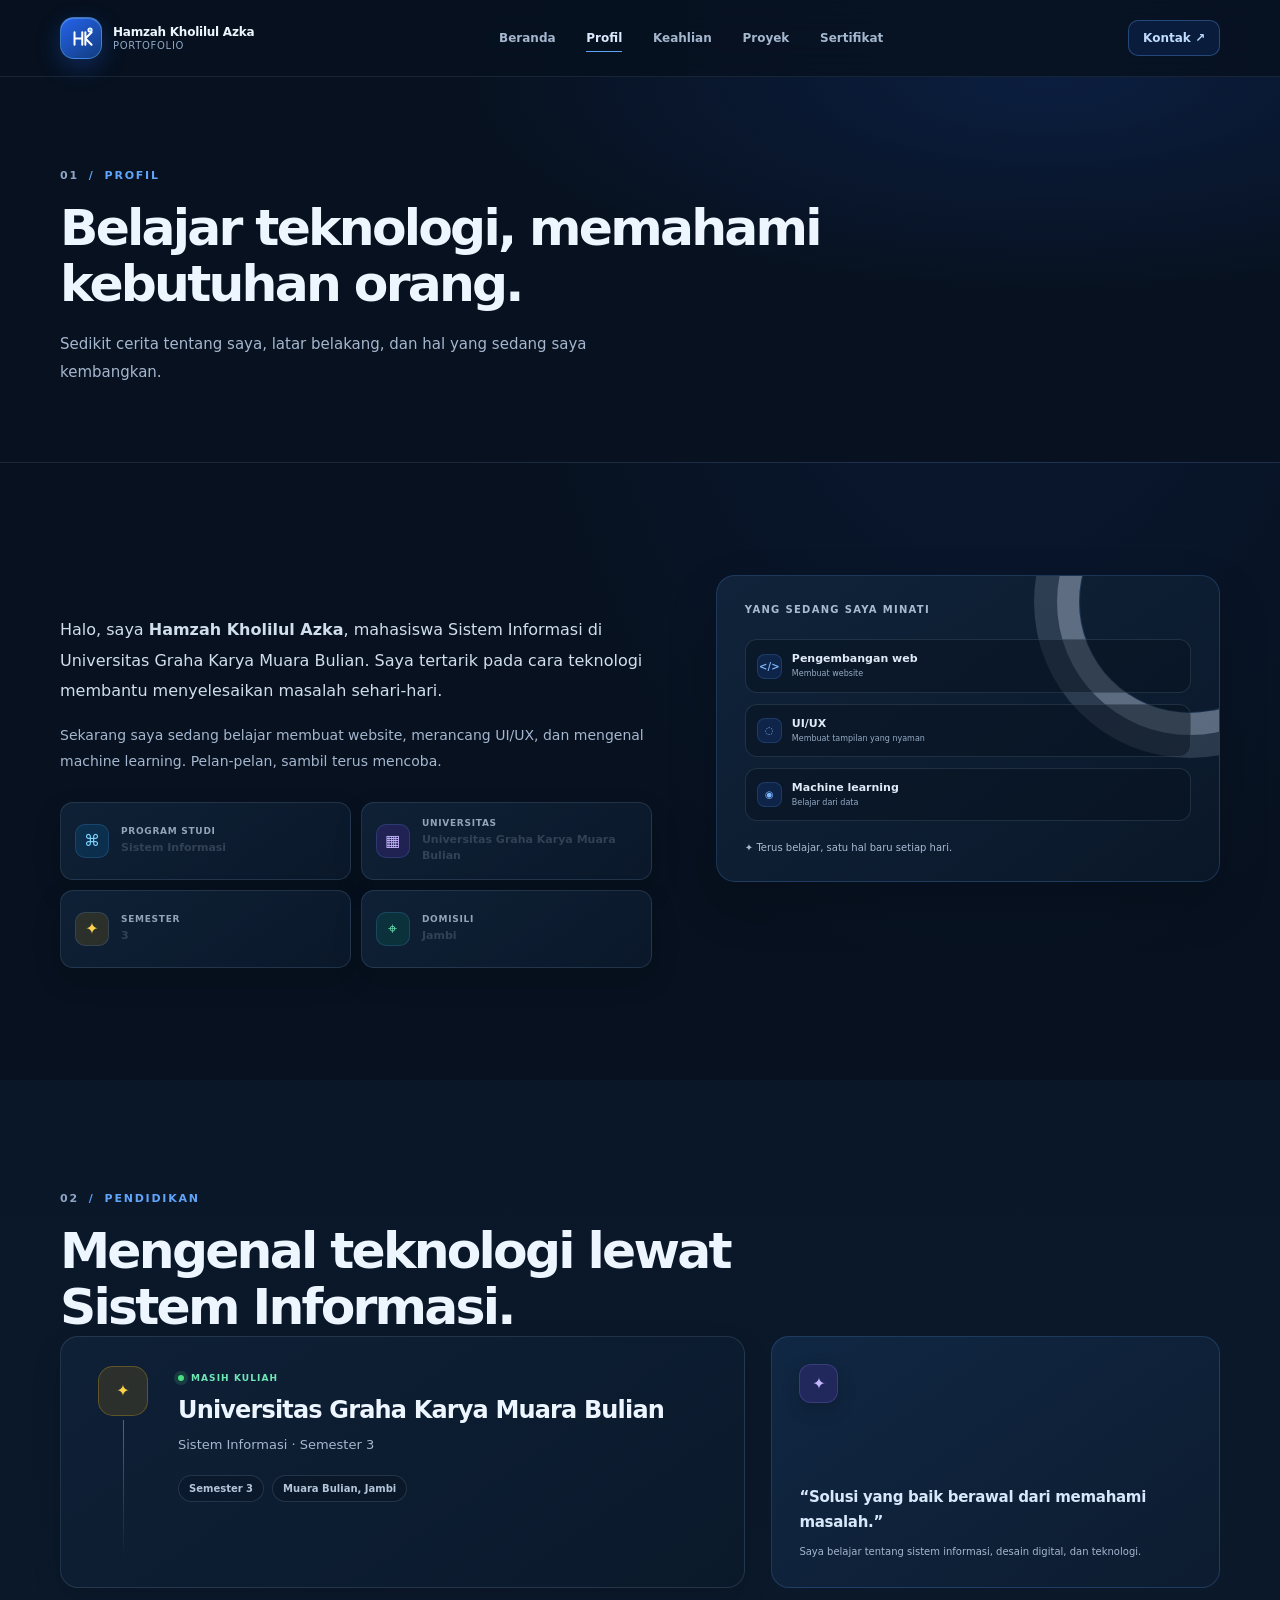
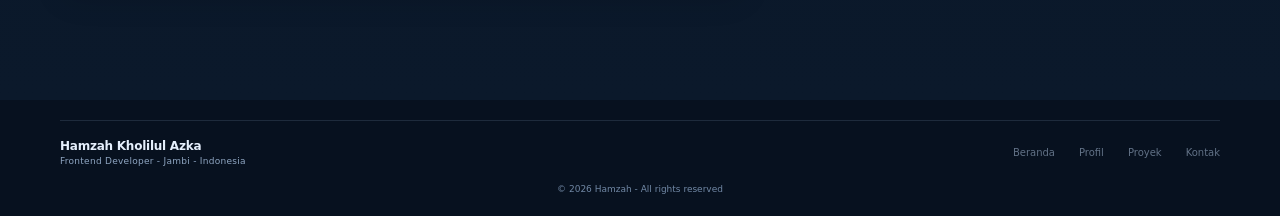
<file: profil.html>
<!doctype html>
<html lang="id"><head><meta charset="utf-8"><meta name="viewport" content="width=device-width, initial-scale=1"><meta name="description" content="Profil dan pendidikan Hamzah Kholilul Azka."><title>Profil — Hamzah Kholilul Azka</title><link rel="icon" href="Image/favicon.png"><link rel="stylesheet" href="styles.css"></head>
<body data-page="profil"><a class="skip-link" href="#main-content">Langsung ke konten</a>
<header class="site-header" id="site-header"><div class="container-wide nav-inner"><a class="brand-lockup" href="index.html" aria-label="Beranda"><span class="brand-mark">HKA</span><span class="brand-name"><strong>Hamzah Kholilul Azka</strong><span>Portofolio</span></span></a><nav class="desktop-nav" aria-label="Navigasi utama"><a class="nav-link" data-nav="profil" href="profil.html">Profil</a><a class="nav-link" data-nav="keahlian" href="keahlian.html">Keahlian</a><a class="nav-link" data-nav="proyek" href="proyek.html">Proyek</a><a class="nav-link" data-nav="sertifikat" href="sertifikat.html">Sertifikat</a></nav><a class="header-cta desktop-contact" href="kontak.html">Kontak ↗</a><button type="button" class="mobile-menu-button" id="menu-toggle" aria-label="Buka menu navigasi" aria-expanded="false" aria-controls="mobile-navigation">☰</button></div><nav id="mobile-navigation" class="mobile-nav" aria-label="Navigasi seluler" hidden><a data-nav="home" href="index.html">Beranda</a><a data-nav="profil" href="profil.html">Profil</a><a data-nav="keahlian" href="keahlian.html">Keahlian</a><a data-nav="proyek" href="proyek.html">Proyek</a><a data-nav="sertifikat" href="sertifikat.html">Sertifikat</a><a data-nav="kontak" href="kontak.html">Kontak</a></nav></header>
<main id="main-content"><section class="page-hero"><div class="container-wide"><p class="section-overline"><span>01</span><span>/</span>Profil</p><h1 class="section-title">Belajar teknologi, memahami kebutuhan orang.</h1><p class="section-lede">Sedikit cerita tentang saya, latar belakang, dan hal yang sedang saya kembangkan.</p></div></section><section class="section"><div class="container-wide about-grid"><div class="reveal"><div class="about-copy"><p>Halo, saya <strong>Hamzah Kholilul Azka</strong>, mahasiswa Sistem Informasi di Universitas Graha Karya Muara Bulian. Saya tertarik pada cara teknologi membantu menyelesaikan masalah sehari-hari.</p><p>Sekarang saya sedang belajar membuat website, merancang UI/UX, dan mengenal machine learning. Pelan-pelan, sambil terus mencoba.</p></div><div class="about-facts"><div class="fact-card"><span class="fact-icon">⌘</span><span class="fact-copy"><span>Program studi</span><strong>Sistem Informasi</strong></span></div><div class="fact-card"><span class="fact-icon">▦</span><span class="fact-copy"><span>Universitas</span><strong>Universitas Graha Karya Muara Bulian</strong></span></div><div class="fact-card"><span class="fact-icon">✦</span><span class="fact-copy"><span>Semester</span><strong>3</strong></span></div><div class="fact-card"><span class="fact-icon">⌖</span><span class="fact-copy"><span>Domisili</span><strong>Jambi</strong></span></div></div></div><aside class="interest-card reveal" data-delay="100"><p class="interest-card-label">Yang sedang saya minati</p><div class="interest-list"><div class="interest-item"><span class="interest-symbol">&lt;/&gt;</span><span>Pengembangan web</span><small>Membuat website</small></div><div class="interest-item"><span class="interest-symbol">◌</span><span>UI/UX</span><small>Membuat tampilan yang nyaman</small></div><div class="interest-item"><span class="interest-symbol">◉</span><span>Machine learning</span><small>Belajar dari data</small></div></div><p class="interest-foot">✦ Terus belajar, satu hal baru setiap hari.</p></aside></div></section><section class="section section-soft"><div class="container-wide"><div class="section-heading"><p class="section-overline"><span>02</span><span>/</span>Pendidikan</p><h2 class="section-title">Mengenal teknologi lewat Sistem Informasi.</h2></div><div class="education-layout"><article class="education-card reveal"><div class="education-rail"><span class="education-icon">✦</span></div><div><p class="education-status"><i></i>Masih kuliah</p><h3>Universitas Graha Karya Muara Bulian</h3><p class="education-program">Sistem Informasi · Semester 3</p><div class="education-tags"><span class="soft-tag">Semester 3</span><span class="soft-tag">Muara Bulian, Jambi</span></div></div></article><aside class="education-aside reveal" data-delay="90"><span class="education-aside-icon">✦</span><div><p>“Solusi yang baik berawal dari memahami masalah.”</p><small>Saya belajar tentang sistem informasi, desain digital, dan teknologi.</small></div></aside></div></div></section></main>
<footer class="footer"><div class="container-wide footer-inner"><div class="footer-left"><strong>© <span id="current-year">2026</span> Hamzah Kholilul Azka</strong><span class="footer-dot"></span><span>Portofolio</span></div><div class="footer-right">✦ Dibuat sambil terus belajar.</div><a class="back-to-top" href="index.html">Beranda ↑</a></div></footer><script src="script.js"></script></body></html>
</file>
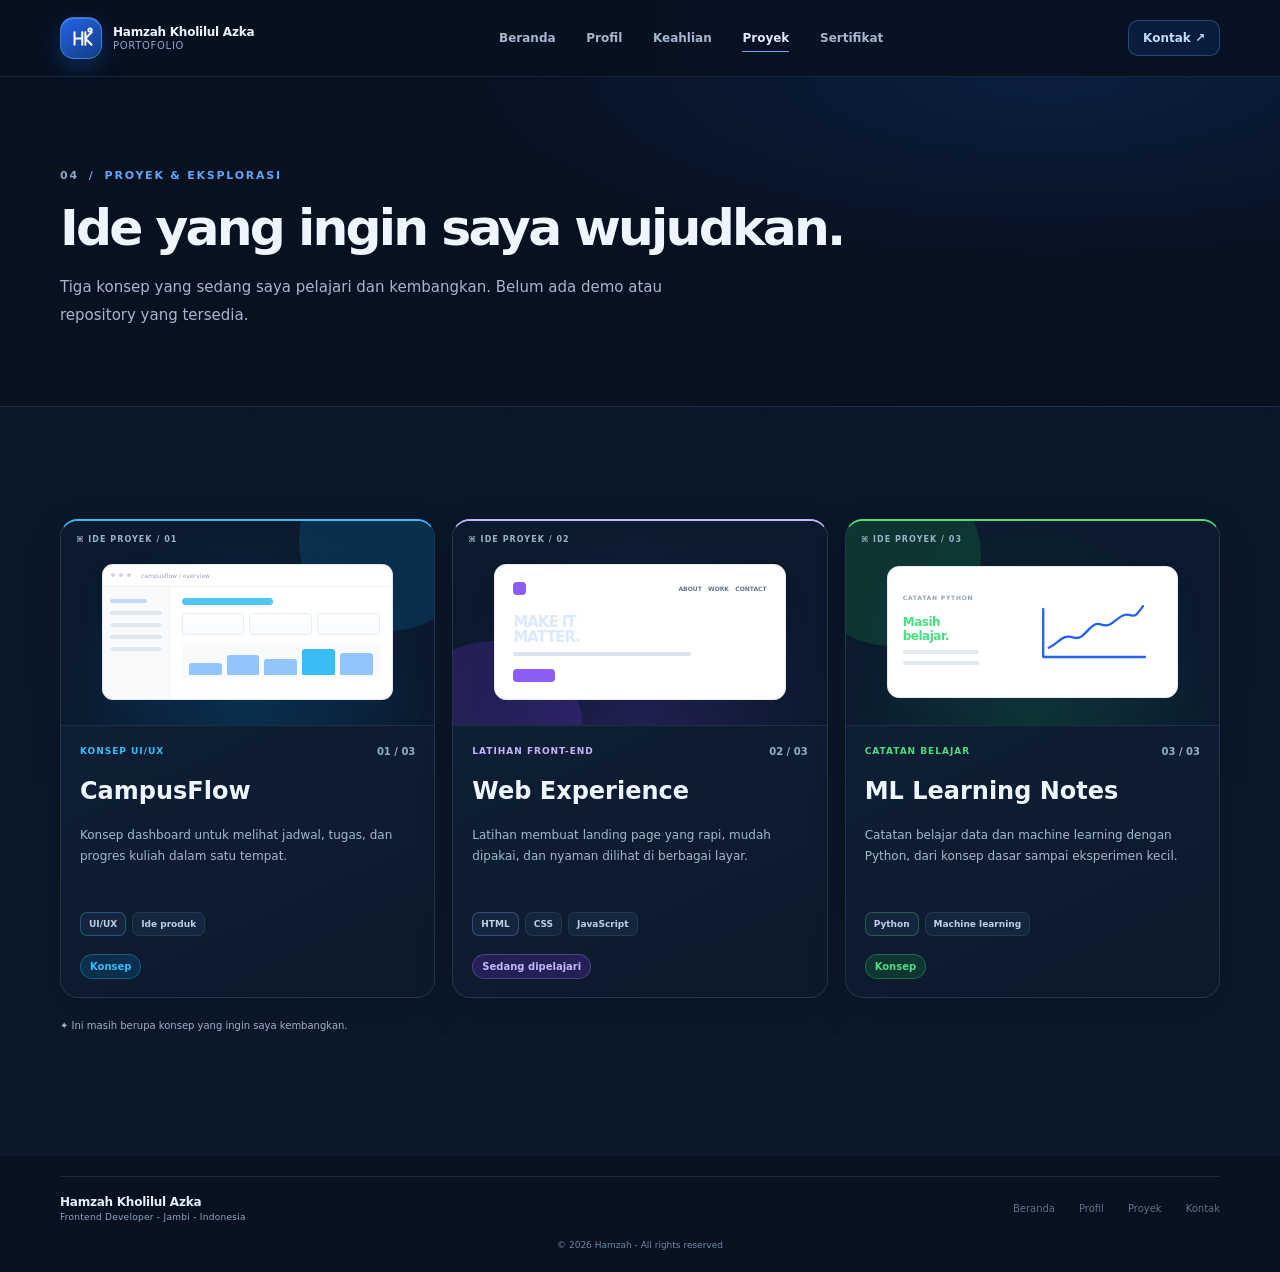
<file: proyek.html>
<!doctype html><html lang="id"><head><meta charset="utf-8"><meta name="viewport" content="width=device-width, initial-scale=1"><meta name="description" content="Proyek dan eksplorasi Hamzah Kholilul Azka."><title>Proyek — Hamzah Kholilul Azka</title><link rel="icon" href="Image/favicon.png"><link rel="stylesheet" href="styles.css"></head><body data-page="proyek"><a class="skip-link" href="#main-content">Langsung ke konten</a><header class="site-header" id="site-header"><div class="container-wide nav-inner"><a class="brand-lockup" href="index.html"><span class="brand-mark">HKA</span><span class="brand-name"><strong>Hamzah Kholilul Azka</strong><span>Portofolio</span></span></a><nav class="desktop-nav" aria-label="Navigasi utama"><a class="nav-link" data-nav="profil" href="profil.html">Profil</a><a class="nav-link" data-nav="keahlian" href="keahlian.html">Keahlian</a><a class="nav-link" data-nav="proyek" href="proyek.html">Proyek</a><a class="nav-link" data-nav="sertifikat" href="sertifikat.html">Sertifikat</a></nav><a class="header-cta desktop-contact" href="kontak.html">Kontak ↗</a><button class="mobile-menu-button" id="menu-toggle" aria-label="Buka menu navigasi" aria-expanded="false" aria-controls="mobile-navigation">☰</button></div><nav id="mobile-navigation" class="mobile-nav" aria-label="Navigasi seluler" hidden><a href="index.html">Beranda</a><a href="profil.html">Profil</a><a href="keahlian.html">Keahlian</a><a data-nav="proyek" href="proyek.html">Proyek</a><a href="sertifikat.html">Sertifikat</a><a href="kontak.html">Kontak</a></nav></header><main id="main-content"><section class="page-hero"><div class="container-wide"><p class="section-overline"><span>04</span><span>/</span>Proyek & eksplorasi</p><h1 class="section-title">Ide yang ingin saya wujudkan.</h1><p class="section-lede">Tiga konsep yang sedang saya pelajari dan kembangkan. Belum ada demo atau repository yang tersedia.</p></div></section><section class="section section-soft"><div class="container-wide"><div class="projects-grid"><article class="project-card reveal"><div class="project-visual project-visual--dashboard"><div class="project-art-label">⌘ IDE PROYEK / 01</div><div class="mock-window"><div class="mock-window-bar"><i></i><i></i><i></i><span>campusflow / overview</span></div><div class="mock-dashboard"><div class="mock-sidebar"><i></i><i></i><i></i><i></i><i></i></div><div class="mock-dashboard-main"><div class="mock-dashboard-title"></div><div class="mock-stat-row"><i></i><i></i><i></i></div><div class="mock-chart"><i></i><i></i><i></i><i></i><i></i></div></div></div></div></div><div class="project-content"><div class="project-meta"><span class="project-category">Konsep UI/UX</span><span class="project-number">01 / 03</span></div><h2>CampusFlow</h2><p>Konsep dashboard untuk melihat jadwal, tugas, dan progres kuliah dalam satu tempat.</p><div class="project-tags"><span class="project-tag">UI/UX</span><span class="project-tag">Ide produk</span></div><span class="project-status">Konsep</span></div></article><article class="project-card reveal" data-delay="70"><div class="project-visual project-visual--landing"><div class="project-art-label">⌘ IDE PROYEK / 02</div><div class="mock-landing"><div class="mock-landing-top"><span class="mock-landing-mark"></span><span>ABOUT&nbsp;&nbsp; WORK&nbsp;&nbsp; CONTACT</span></div><div class="mock-landing-title">MAKE IT<br>MATTER.</div><div class="mock-landing-copy"></div><div class="mock-landing-button"></div></div></div><div class="project-content"><div class="project-meta"><span class="project-category">Latihan front-end</span><span class="project-number">02 / 03</span></div><h2>Web Experience</h2><p>Latihan membuat landing page yang rapi, mudah dipakai, dan nyaman dilihat di berbagai layar.</p><div class="project-tags"><span class="project-tag">HTML</span><span class="project-tag">CSS</span><span class="project-tag">JavaScript</span></div><span class="project-status">Sedang dipelajari</span></div></article><article class="project-card reveal" data-delay="140"><div class="project-visual project-visual--notebook"><div class="project-art-label">⌘ IDE PROYEK / 03</div><div class="mock-notebook"><div class="mock-notebook-copy"><span>CATATAN PYTHON</span><strong>Masih<br>belajar.</strong><i></i><i></i></div><div class="mock-notebook-chart"><svg viewBox="0 0 120 80" fill="none" aria-hidden="true"><path d="M6 67H116M6 15V67M12 57C24 52 25 42 39 46C52 50 56 27 69 32C83 37 87 17 101 22C107 24 109 18 114 12" stroke="#2563EB" stroke-width="2.5" stroke-linecap="round"/></svg></div></div></div><div class="project-content"><div class="project-meta"><span class="project-category">Catatan belajar</span><span class="project-number">03 / 03</span></div><h2>ML Learning Notes</h2><p>Catatan belajar data dan machine learning dengan Python, dari konsep dasar sampai eksperimen kecil.</p><div class="project-tags"><span class="project-tag">Python</span><span class="project-tag">Machine learning</span></div><span class="project-status">Konsep</span></div></article></div><p class="projects-footnote">✦ Ini masih berupa konsep yang ingin saya kembangkan.</p></div></section></main><footer class="footer"><div class="container-wide footer-inner"><div class="footer-left"><strong>© <span id="current-year">2026</span> Hamzah Kholilul Azka</strong><span class="footer-dot"></span><span>Portofolio</span></div><div class="footer-right">✦ Dibuat sambil terus belajar.</div><a class="back-to-top" href="index.html">Beranda ↑</a></div></footer><script src="script.js"></script></body></html>
</file>
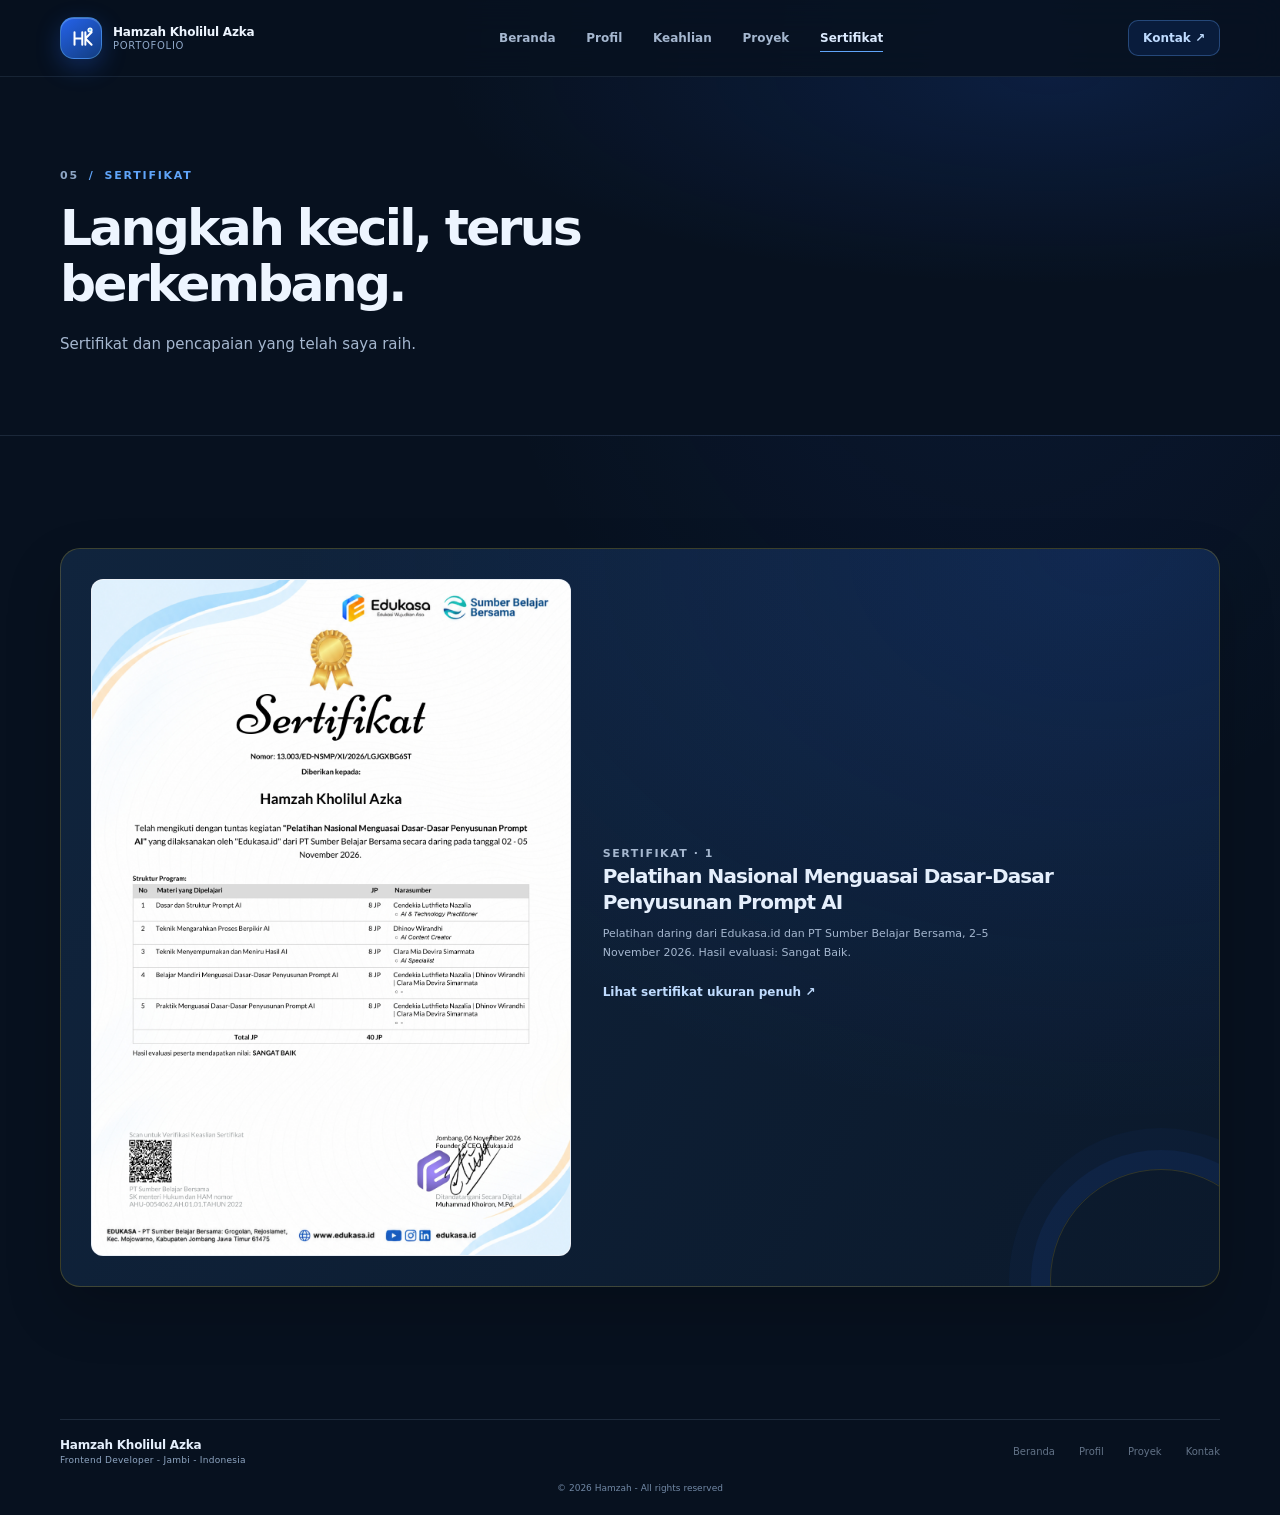
<file: sertifikat.html>
<!doctype html>
<html lang="id">
<head>
  <meta charset="utf-8">
  <meta name="viewport" content="width=device-width, initial-scale=1">
  <meta name="description" content="Sertifikat dan pencapaian Hamzah Kholilul Azka.">
  <title>Sertifikat — Hamzah Kholilul Azka</title>
  <link rel="icon" href="Image/favicon.png">
  <link rel="stylesheet" href="styles.css">
</head>
<body data-page="sertifikat">
  <a class="skip-link" href="#main-content">Langsung ke konten</a>
  <header class="site-header" id="site-header">
    <div class="container-wide nav-inner">
      <a class="brand-lockup" href="index.html"><span class="brand-mark">HKA</span><span class="brand-name"><strong>Hamzah Kholilul Azka</strong><span>Portofolio</span></span></a>
      <nav class="desktop-nav" aria-label="Navigasi utama">
        <a class="nav-link" data-nav="profil" href="profil.html">Profil</a>
        <a class="nav-link" data-nav="keahlian" href="keahlian.html">Keahlian</a>
        <a class="nav-link" data-nav="proyek" href="proyek.html">Proyek</a>
        <a class="nav-link" data-nav="sertifikat" href="sertifikat.html">Sertifikat</a>
      </nav>
      <a class="header-cta desktop-contact" href="kontak.html">Kontak ↗</a>
      <button class="mobile-menu-button" id="menu-toggle" aria-label="Buka menu navigasi" aria-expanded="false" aria-controls="mobile-navigation">☰</button>
    </div>
    <nav id="mobile-navigation" class="mobile-nav" aria-label="Navigasi seluler" hidden>
      <a href="index.html">Beranda</a><a href="profil.html">Profil</a><a href="keahlian.html">Keahlian</a><a href="proyek.html">Proyek</a><a data-nav="sertifikat" href="sertifikat.html">Sertifikat</a><a href="kontak.html">Kontak</a>
    </nav>
  </header>
  <main id="main-content">
    <section class="page-hero">
      <div class="container-wide">
        <p class="section-overline"><span>05</span><span>/</span>Sertifikat</p>
        <h1 class="section-title">Langkah kecil, terus berkembang.</h1>
        <p class="section-lede">Sertifikat dan pencapaian yang telah saya raih.</p>
      </div>
    </section>
    <section class="section">
      <div class="container-wide">
        <article class="certificate-card certificate-card--featured reveal">
          <a class="certificate-image-link" href="Image/sertifikat.jpg" target="_blank" rel="noopener noreferrer" aria-label="Buka gambar sertifikat ukuran penuh">
            <img src="Image/sertifikat.jpg" alt="Sertifikat Hamzah Kholilul Azka untuk Pelatihan Nasional Menguasai Dasar-Dasar Penyusunan Prompt AI">
          </a>
          <div class="certificate-copy">
            <p class="certificate-count">Sertifikat · 1</p>
            <h2>Pelatihan Nasional Menguasai Dasar-Dasar Penyusunan Prompt AI</h2>
            <p>Pelatihan daring dari Edukasa.id dan PT Sumber Belajar Bersama, 2–5 November 2026. Hasil evaluasi: Sangat Baik.</p>
            <a class="projects-cta" href="Image/sertifikat.jpg" target="_blank" rel="noopener noreferrer">Lihat sertifikat ukuran penuh ↗</a>
          </div>
        </article>
      </div>
    </section>
  </main>
  <footer class="footer">
    <div class="container-wide footer-inner">
      <div class="footer-left"><strong>© <span id="current-year">2026</span> Hamzah Kholilul Azka</strong><span class="footer-dot"></span><span>Portofolio</span></div>
      <div class="footer-right">✦ Dibuat sambil terus belajar.</div>
      <a class="back-to-top" href="index.html">Beranda ↑</a>
    </div>
  </footer>
  <script src="script.js"></script>
</body>
</html>
</file>
<file: styles.css>
:root {
  --primary: #2563eb;
  --deep: #1e3a8a;
  --light-blue: #dbeafe;
  --ink: #0f172a;
  --muted: #64748b;
  --line: #e2e8f0;
  --soft: #f8fafc;
  --white: #ffffff;
  --ease-out: cubic-bezier(0.22, 1, 0.36, 1);
}

* { box-sizing: border-box; }
html { scroll-behavior: smooth; scroll-padding-top: 92px; }
body {
  margin: 0;
  color: var(--ink);
  background: var(--white);
  font-family: Inter, "Plus Jakarta Sans", ui-sans-serif, system-ui, -apple-system, BlinkMacSystemFont, "Segoe UI", sans-serif;
  font-feature-settings: "ss01" on;
  -webkit-font-smoothing: antialiased;
  text-rendering: optimizeLegibility;
}
::selection { color: #163b87; background: #dbeafe; }
a { color: inherit; text-decoration: none; }
button, a { -webkit-tap-highlight-color: transparent; }
button { font: inherit; }
:focus-visible { outline: 3px solid rgba(37, 99, 235, .42); outline-offset: 3px; }


.skip-link {
  position: fixed; left: 16px; top: 12px; z-index: 100;
  padding: 11px 15px; border-radius: 10px; background: var(--deep); color: white;
  transform: translateY(-150%); transition: transform 180ms ease;
}
.skip-link:focus { transform: translateY(0); }
.container-wide { width: min(1160px, calc(100% - 48px)); margin-inline: auto; }
.section { position: relative; padding: 112px 0; }
.section-soft { background: var(--soft); }
.section-overline {
  display: flex; align-items: center; gap: 10px; margin: 0 0 18px;
  color: var(--primary); font-size: 11px; font-weight: 750; letter-spacing: .16em; text-transform: uppercase;
}
.section-overline span:first-child { color: #94a3b8; font-variant-numeric: tabular-nums; }
.section-title {
  max-width: 760px; margin: 0; color: var(--ink); font-size: clamp(2rem, 4vw, 3.15rem);
  font-weight: 640; letter-spacing: -.055em; line-height: 1.12;
}
.section-lede { max-width: 580px; margin: 18px 0 0; color: var(--muted); font-size: 15px; line-height: 1.85; }
.section-heading-row { display: flex; align-items: end; justify-content: space-between; gap: 32px; margin-bottom: 48px; }
.section-heading-row .section-lede { max-width: 390px; margin: 0 0 4px; }

/* Navigation */
.site-header {
  position: sticky; top: 0; z-index: 50; width: 100%;
  border-bottom: 1px solid rgba(226, 232, 240, .68);
  background: rgba(255, 255, 255, .8);
  backdrop-filter: blur(16px); -webkit-backdrop-filter: blur(16px);
  transition: background-color 240ms ease, box-shadow 240ms ease, border-color 240ms ease;
}
.site-header.is-scrolled {
  background: rgba(255, 255, 255, .96);
  border-color: rgba(226, 232, 240, .9);
  box-shadow: 0 8px 28px rgba(15, 23, 42, .045);
}
.nav-inner { display: flex; align-items: center; justify-content: space-between; height: 76px; gap: 26px; }
.brand-lockup { display: inline-flex; align-items: center; gap: 11px; min-width: max-content; }
.brand-mark {
  display: grid; width: 37px; height: 37px; place-items: center; border-radius: 12px;
  background: var(--deep); color: #fff; font-size: 12px; font-weight: 780; letter-spacing: -.04em;
  box-shadow: 0 5px 14px rgba(30, 58, 138, .17);
}
.brand-name { display: grid; gap: 1px; }
.brand-name strong { font-size: 12px; font-weight: 720; letter-spacing: -.02em; }
.brand-name span { color: #94a3b8; font-size: 10px; letter-spacing: .07em; text-transform: uppercase; }
.desktop-nav { display: flex; align-items: center; gap: clamp(17px, 2.4vw, 32px); }
.nav-link { position: relative; color: #64748b; font-size: 12px; font-weight: 560; transition: color 180ms ease; }
.nav-link::after { position: absolute; right: 0; bottom: -7px; left: 0; height: 1px; content: ""; background: var(--primary); transform: scaleX(0); transform-origin: right; transition: transform 230ms var(--ease-out); }
.nav-link:hover, .nav-link:focus-visible { color: var(--ink); }
.nav-link:hover::after, .nav-link:focus-visible::after { transform: scaleX(1); transform-origin: left; }
.header-cta { display: inline-flex; align-items: center; gap: 8px; padding: 10px 14px; border: 1px solid #dbeafe; border-radius: 10px; background: #eff6ff; color: var(--deep); font-size: 12px; font-weight: 650; transition: color 200ms ease, background 200ms ease, border-color 200ms ease, transform 200ms ease; }
.header-cta:hover { transform: translateY(-1px); border-color: var(--primary); background: var(--primary); color: #fff; }
.header-cta svg { width: 14px; height: 14px; }
.mobile-menu-button { display: none; width: 42px; height: 42px; place-items: center; border: 1px solid var(--line); border-radius: 12px; background: white; color: var(--ink); cursor: pointer; transition: border-color 200ms ease, box-shadow 200ms ease, transform 200ms var(--ease-out); }
.mobile-menu-button svg { width: 18px; height: 18px; }
.mobile-menu-button:active { transform: scale(.96); }
.mobile-menu-button[aria-expanded="true"] { border-color: #bfdbfe; box-shadow: 0 5px 16px rgba(37, 99, 235, .1); }
.mobile-nav { display: none; }
.mobile-nav[hidden] { display: none !important; }

/* Buttons */
.button-primary, .button-secondary {
  display: inline-flex; min-height: 48px; align-items: center; justify-content: center; gap: 10px;
  padding: 0 18px; border: 1px solid transparent; border-radius: 12px;
  font-size: 13px; font-weight: 660; transition: transform 220ms var(--ease-out), box-shadow 220ms ease, background-color 220ms ease, color 220ms ease, border-color 220ms ease;
}
.button-primary { background: var(--primary); color: white; box-shadow: 0 9px 18px rgba(37, 99, 235, .16); }
.button-primary:hover { transform: translateY(-2px); background: #1d4ed8; box-shadow: 0 13px 22px rgba(37, 99, 235, .24); }
.button-primary:active, .button-secondary:active, .header-cta:active { transform: translateY(0) scale(.985); }
.button-secondary { border-color: var(--line); background: #fff; color: var(--ink); }
.button-secondary:hover { transform: translateY(-2px); border-color: #bfdbfe; background: #f8fbff; color: var(--deep); box-shadow: 0 8px 18px rgba(37, 99, 235, .07); }
.button-primary svg, .button-secondary svg { width: 16px; height: 16px; }

/* Hero */
.hero-section { position: relative; overflow: hidden; min-height: 676px; padding: 68px 0 90px; isolation: isolate; }
.hero-section::before {
  position: absolute; z-index: -2; top: -250px; right: -190px; width: 840px; height: 840px; border-radius: 50%;
  content: ""; background: radial-gradient(circle, rgba(219, 234, 254, .63) 0%, rgba(239, 246, 255, .52) 35%, rgba(255, 255, 255, 0) 70%);
  animation: ambient-drift 18s ease-in-out infinite alternate;
}
.hero-section::after {
  position: absolute; z-index: -1; top: 0; right: 0; bottom: 0; width: 55%; content: ""; pointer-events: none;
  background-image: radial-gradient(rgba(37, 99, 235, .13) .65px, transparent .65px); background-size: 22px 22px;
  mask-image: linear-gradient(90deg, transparent, #000 74%, transparent); opacity: .22;
}
.hero-layout { display: grid; grid-template-columns: minmax(0, 1.08fr) minmax(360px, .92fr); align-items: center; gap: clamp(45px, 8vw, 108px); }
.hero-copy { position: relative; z-index: 2; padding: 24px 0 10px; }
.hero-badge { display: inline-flex; align-items: center; gap: 9px; margin-bottom: 24px; padding: 8px 11px; border: 1px solid #dbeafe; border-radius: 999px; background: rgba(255, 255, 255, .72); color: #1e40af; font-size: 10px; font-weight: 710; letter-spacing: .1em; text-transform: uppercase; }
.hero-badge-dot { width: 7px; height: 7px; border-radius: 50%; background: #3b82f6; box-shadow: 0 0 0 4px #dbeafe; }
.hero-kicker { margin: 0 0 14px; color: #94a3b8; font-size: 10px; font-weight: 700; letter-spacing: .18em; text-transform: uppercase; }
.hero-title { max-width: 680px; margin: 0; font-size: clamp(3.45rem, 6.5vw, 5.35rem); font-weight: 660; letter-spacing: -.075em; line-height: .98; }
.hero-title span { display: block; }
.hero-title .hero-title-second { color: var(--deep); }
.hero-title .hero-period { display: inline; color: var(--primary); }
.hero-role { display: flex; align-items: center; gap: 9px; margin: 23px 0 15px; color: #334155; font-size: 14px; font-weight: 560; }
.hero-role svg { width: 15px; height: 15px; color: var(--primary); }
.hero-role-separator { color: #cbd5e1; }
.hero-description { max-width: 510px; margin: 0; color: var(--muted); font-size: 15px; line-height: 1.85; }
.hero-actions { display: flex; flex-wrap: wrap; gap: 11px; margin-top: 29px; }
.hero-motto { display: flex; align-items: center; gap: 13px; margin-top: 35px; }
.hero-motto-rule { width: 30px; height: 1px; background: #bfdbfe; }
.hero-motto p { margin: 0; color: #64748b; font-size: 12px; font-weight: 560; letter-spacing: .01em; }
.hero-motto em { color: var(--deep); font-style: normal; font-weight: 680; }
.hero-art-reveal { display: flex; width: 100%; justify-content: flex-end; }
.hero-visual { position: relative; width: min(100%, 456px); padding: 19px 14px 18px 25px; }
.portrait-glow { position: absolute; inset: 8% -6% 4% 9%; border-radius: 46% 54% 54% 46% / 47% 41% 59% 53%; background: linear-gradient(145deg, #dbeafe 0%, #eff6ff 48%, #c7dcff 100%); transform: rotate(-8deg); animation: slow-morph 14s ease-in-out infinite alternate; }
.portrait-grid { position: absolute; top: 7%; right: -8%; width: 120px; height: 120px; background-image: radial-gradient(#93c5fd 1px, transparent 1px); background-size: 11px 11px; opacity: .62; }
.portrait-card { position: relative; overflow: hidden; padding: 14px; border: 1px solid rgba(191, 219, 254, .85); border-radius: 25px; background: rgba(255, 255, 255, .88); box-shadow: 0 32px 74px rgba(30, 58, 138, .12), 0 6px 18px rgba(15, 23, 42, .04); transform: rotate(1.2deg); }
.portrait-card-top { display: flex; align-items: center; justify-content: space-between; padding: 4px 3px 12px; color: #94a3b8; font-size: 9px; font-weight: 700; letter-spacing: .14em; }
.portrait-card-top span:last-child { color: var(--primary); }
.portrait-art { position: relative; overflow: hidden; height: 365px; border-radius: 17px; background: linear-gradient(155deg, #eff6ff, #dbeafe 65%, #d4e4ff); }
.portrait-art svg { display: block; width: 100%; height: 100%; }
.portrait-art img { display: block; width: 100%; height: 100%; object-fit: cover; object-position: 35% 42%; }
.portrait-art-label { position: absolute; right: 14px; bottom: 13px; color: rgba(30, 58, 138, .72); font-size: 8px; font-weight: 750; letter-spacing: .16em; }
.portrait-card-bottom { display: flex; align-items: center; justify-content: space-between; gap: 14px; padding: 15px 4px 4px; }
.portrait-identity { display: flex; align-items: center; gap: 10px; }
.portrait-initials { display: grid; width: 35px; height: 35px; place-items: center; border: 1px solid #dbeafe; border-radius: 11px; background: #eff6ff; color: var(--deep); font-size: 10px; font-weight: 760; }
.portrait-identity-copy { display: grid; gap: 3px; }
.portrait-identity-copy strong { color: var(--ink); font-size: 11px; font-weight: 720; }
.portrait-identity-copy span { color: #94a3b8; font-size: 9px; }
.portrait-semester { padding: 7px 9px; border-radius: 8px; background: #f1f5f9; color: #64748b; font-size: 9px; font-weight: 690; }
.float-note { position: absolute; z-index: 2; display: flex; align-items: center; gap: 9px; padding: 11px 14px; border: 1px solid rgba(226, 232, 240, .95); border-radius: 13px; background: rgba(255, 255, 255, .94); box-shadow: 0 12px 26px rgba(15, 23, 42, .09); color: var(--ink); font-size: 10px; font-weight: 670; }
.float-note svg { width: 15px; height: 15px; color: var(--primary); }
.float-note--top { top: 18%; left: -7%; animation: float-y 5.5s ease-in-out infinite; }
.float-note--bottom { right: -7%; bottom: 22%; animation: float-y 6s ease-in-out infinite reverse; }
.float-note span { display: grid; gap: 2px; }
.float-note small { color: #94a3b8; font-size: 8px; font-weight: 540; }
.hero-scroll-note { display: flex; align-items: center; gap: 11px; margin-top: 48px; color: #94a3b8; font-size: 10px; font-weight: 650; letter-spacing: .12em; text-transform: uppercase; }
.hero-scroll-note span { width: 32px; height: 1px; background: #cbd5e1; }

/* About */
.about-grid { display: grid; grid-template-columns: minmax(0, 1.08fr) minmax(330px, .92fr); align-items: start; gap: 64px; }
.about-copy { max-width: 630px; padding-top: 40px; }
.about-copy p { margin: 0; color: #475569; font-size: 16px; line-height: 1.9; }
.about-copy p + p { margin-top: 15px; color: var(--muted); font-size: 14px; }
.about-facts { display: grid; grid-template-columns: 1fr 1fr; gap: 10px; margin-top: 27px; }
.fact-card { display: flex; min-height: 78px; align-items: center; gap: 12px; padding: 13px 14px; border: 1px solid var(--line); border-radius: 13px; background: #fff; transition: transform 220ms var(--ease-out), border-color 220ms ease, box-shadow 220ms ease; }
.fact-card:hover { transform: translateY(-3px); border-color: #bfdbfe; box-shadow: 0 10px 24px rgba(37, 99, 235, .07); }
.fact-icon { display: grid; flex: 0 0 auto; width: 34px; height: 34px; place-items: center; border-radius: 10px; background: #eff6ff; color: var(--primary); }
.fact-icon svg { width: 16px; height: 16px; }
.fact-copy { display: grid; gap: 4px; min-width: 0; }
.fact-copy span { color: #94a3b8; font-size: 9px; font-weight: 700; letter-spacing: .08em; text-transform: uppercase; }
.fact-copy strong { overflow-wrap: anywhere; color: #334155; font-size: 11px; font-weight: 650; line-height: 1.45; }
.interest-card { position: relative; overflow: hidden; min-height: 286px; padding: 28px; border: 1px solid #dbeafe; border-radius: 19px; background: linear-gradient(145deg, #f8fbff, #eff6ff 70%, #f8fafc); }
.interest-card::before { position: absolute; top: -85px; right: -82px; width: 220px; height: 220px; border: 1px solid rgba(37, 99, 235, .11); border-radius: 50%; content: ""; box-shadow: 0 0 0 22px rgba(219, 234, 254, .28), 0 0 0 45px rgba(219, 234, 254, .15); }
.interest-card-label { position: relative; margin: 0 0 24px; color: #64748b; font-size: 10px; font-weight: 750; letter-spacing: .13em; text-transform: uppercase; }
.interest-list { position: relative; display: grid; gap: 11px; }
.interest-item { display: grid; grid-template-columns: 25px minmax(0, 1fr); grid-template-rows: auto auto; align-items: center; column-gap: 10px; row-gap: 3px; min-width: 0; padding: 12px 11px; border: 1px solid rgba(219, 234, 254, .86); border-radius: 12px; background: rgba(255, 255, 255, .75); color: #334155; font-size: 11px; font-weight: 630; }
.interest-symbol { display: grid; grid-row: span 2; width: 25px; height: 25px; place-items: center; border-radius: 8px; background: #eff6ff; color: var(--primary); font-size: 10px; font-weight: 800; }
.interest-item small { grid-column: 2; color: #94a3b8; font-size: 8px; font-weight: 520; line-height: 1.4; }
.interest-item svg { width: 16px; height: 16px; color: var(--primary); }
.interest-foot { position: relative; display: flex; align-items: center; gap: 8px; margin: 21px 0 0; color: #64748b; font-size: 10px; }
.interest-foot svg { width: 13px; height: 13px; color: var(--primary); }

/* Education */
.education-layout { display: grid; grid-template-columns: minmax(0, 1.1fr) minmax(270px, .72fr); gap: 26px; align-items: stretch; }
.education-card { position: relative; display: grid; grid-template-columns: 66px 1fr; gap: 22px; padding: 29px; border: 1px solid var(--line); border-radius: 18px; background: #fff; box-shadow: 0 12px 32px rgba(15, 23, 42, .035); }
.education-rail { position: relative; display: flex; justify-content: center; }
.education-rail::before { position: absolute; top: 54px; bottom: 0; width: 1px; content: ""; background: linear-gradient(#bfdbfe, transparent); }
.education-icon { display: grid; width: 50px; height: 50px; place-items: center; border: 1px solid #dbeafe; border-radius: 15px; background: #eff6ff; color: var(--primary); }
.education-icon svg { width: 22px; height: 22px; }
.education-status { display: inline-flex; align-items: center; gap: 7px; margin: 2px 0 12px; color: var(--primary); font-size: 9px; font-weight: 760; letter-spacing: .12em; text-transform: uppercase; }
.education-status i { width: 6px; height: 6px; border-radius: 50%; background: #3b82f6; box-shadow: 0 0 0 4px #dbeafe; }
.education-card h3 { max-width: 520px; margin: 0; color: var(--ink); font-size: clamp(19px, 2vw, 24px); font-weight: 650; letter-spacing: -.035em; line-height: 1.25; }
.education-program { margin: 9px 0 0; color: #64748b; font-size: 13px; line-height: 1.7; }
.education-tags { display: flex; flex-wrap: wrap; gap: 8px; margin-top: 19px; }
.soft-tag { display: inline-flex; align-items: center; gap: 7px; padding: 7px 10px; border: 1px solid #e2e8f0; border-radius: 999px; background: #f8fafc; color: #64748b; font-size: 10px; font-weight: 630; }
.soft-tag svg { width: 12px; height: 12px; color: var(--primary); }
.education-aside { display: flex; flex-direction: column; justify-content: space-between; min-height: 252px; padding: 27px; border: 1px solid #dbeafe; border-radius: 18px; background: linear-gradient(150deg, #eff6ff, #f8fbff 75%); }
.education-aside-icon { display: grid; width: 39px; height: 39px; place-items: center; border-radius: 12px; background: #fff; color: var(--primary); box-shadow: 0 4px 12px rgba(37, 99, 235, .08); }
.education-aside-icon svg { width: 18px; height: 18px; }
.education-aside p { margin: 24px 0 0; color: #1e3a8a; font-size: 15px; font-weight: 590; line-height: 1.65; letter-spacing: -.02em; }
.education-aside small { display: block; margin-top: 9px; color: #64748b; font-size: 10px; line-height: 1.6; }

/* Skills */
.skills-layout { display: grid; grid-template-columns: minmax(0, 1fr) minmax(290px, .72fr); gap: 54px; align-items: start; }
.skills-panel-title { display: flex; align-items: center; justify-content: space-between; gap: 15px; margin-bottom: 17px; }
.skills-panel-title h3 { margin: 0; color: var(--ink); font-size: 14px; font-weight: 700; letter-spacing: -.02em; }
.skills-panel-title span { color: #94a3b8; font-size: 9px; font-weight: 700; letter-spacing: .12em; text-transform: uppercase; }
.skills-grid { display: grid; grid-template-columns: repeat(2, minmax(0, 1fr)); gap: 11px; }
.skill-card { display: flex; min-height: 91px; align-items: center; gap: 14px; padding: 15px; border: 1px solid var(--line); border-radius: 14px; background: #fff; transition: transform 220ms var(--ease-out), box-shadow 220ms ease, border-color 220ms ease; }
.skill-card:hover { transform: translateY(-4px); border-color: #bfdbfe; box-shadow: 0 13px 25px rgba(37, 99, 235, .075); }
.skill-symbol { display: grid; flex: 0 0 auto; width: 42px; height: 42px; place-items: center; border: 1px solid #dbeafe; border-radius: 12px; background: #f1f7ff; color: var(--deep); font-size: 13px; font-weight: 800; letter-spacing: -.05em; }
.skill-copy { display: grid; gap: 5px; }
.skill-copy strong { color: #1e293b; font-size: 12px; font-weight: 690; }
.skill-copy span { color: #94a3b8; font-size: 10px; }
.skill-note { display: flex; align-items: start; gap: 9px; margin: 14px 0 0; color: #64748b; font-size: 10px; line-height: 1.65; }
.skill-note svg { flex: 0 0 auto; width: 14px; height: 14px; margin-top: 1px; color: var(--primary); }
.interest-stack { display: grid; gap: 10px; }
.interest-stack-card { display: flex; min-height: 62px; align-items: center; gap: 13px; padding: 12px 14px; border: 1px solid var(--line); border-radius: 13px; background: #fff; transition: border-color 200ms ease, background-color 200ms ease; }
.interest-stack-card:hover { border-color: #bfdbfe; background: #fbfdff; }
.interest-stack-icon { display: grid; width: 35px; height: 35px; place-items: center; border-radius: 10px; background: #eff6ff; color: var(--primary); }
.interest-stack-icon svg { width: 16px; height: 16px; }
.interest-stack-copy { display: grid; gap: 3px; }
.interest-stack-copy strong { color: #334155; font-size: 11px; font-weight: 660; }
.interest-stack-copy span { color: #94a3b8; font-size: 9px; }

/* Projects */
.projects-grid { display: grid; grid-template-columns: repeat(3, minmax(0, 1fr)); gap: 17px; }
.project-card { overflow: hidden; border: 1px solid var(--line); border-radius: 18px; background: #fff; transition: transform 260ms var(--ease-out), box-shadow 260ms ease, border-color 260ms ease; }
.project-card:hover { transform: translateY(-5px); border-color: #bfdbfe; box-shadow: 0 18px 36px rgba(37, 99, 235, .09); }
.project-visual { position: relative; display: grid; min-height: 205px; place-items: center; overflow: hidden; border-bottom: 1px solid #e8eef6; background: #f5f9ff; }
.project-visual::before { position: absolute; top: -70px; right: -45px; width: 180px; height: 180px; border-radius: 50%; content: ""; background: rgba(219, 234, 254, .72); }
.projects-grid > :nth-child(2) .project-visual { background: #f5f7fb; }
.projects-grid > :nth-child(2) .project-visual::before { top: 120px; right: auto; left: -50px; background: rgba(191, 219, 254, .58); }
.projects-grid > :nth-child(3) .project-visual { background: #f6f9ff; }
.projects-grid > :nth-child(3) .project-visual::before { top: -55px; right: auto; left: -45px; background: rgba(219, 234, 254, .78); }
.project-art-label { position: absolute; top: 14px; left: 15px; z-index: 1; display: flex; align-items: center; gap: 6px; color: #94a3b8; font-size: 8px; font-weight: 760; letter-spacing: .13em; text-transform: uppercase; }
.project-art-label svg { width: 12px; height: 12px; color: var(--primary); }
.mock-window { position: relative; z-index: 1; width: 78%; overflow: hidden; border: 1px solid rgba(226, 232, 240, .94); border-radius: 11px; background: white; box-shadow: 0 14px 30px rgba(30, 58, 138, .11); transform: translateY(9px); }
.mock-window-bar { display: flex; height: 22px; align-items: center; gap: 4px; padding: 0 8px; border-bottom: 1px solid #eef2f7; background: #fff; }
.mock-window-bar i { width: 4px; height: 4px; border-radius: 50%; background: #cbd5e1; }
.mock-window-bar span { margin-left: 6px; color: #94a3b8; font-size: 6px; }
.mock-dashboard { display: grid; min-height: 112px; grid-template-columns: 23% 1fr; }
.mock-sidebar { display: grid; align-content: start; gap: 8px; padding: 12px 7px; border-right: 1px solid #eef2f7; background: #f8fafc; }
.mock-sidebar i { height: 4px; border-radius: 4px; background: #e2e8f0; }
.mock-sidebar i:first-child { width: 72%; background: #bfdbfe; }
.mock-dashboard-main { padding: 11px 12px; }
.mock-dashboard-title { width: 46%; height: 7px; margin-bottom: 8px; border-radius: 4px; background: #1e3a8a; opacity: .88; }
.mock-stat-row { display: grid; grid-template-columns: repeat(3, 1fr); gap: 5px; }
.mock-stat-row i { display: block; height: 22px; border: 1px solid #e8eef6; border-radius: 4px; background: linear-gradient(180deg, #fff, #f8fbff); }
.mock-chart { display: flex; height: 36px; align-items: end; gap: 5px; margin-top: 8px; padding: 0 7px 4px; border-radius: 4px; background: #f8fafc; }
.mock-chart i { flex: 1; border-radius: 3px 3px 1px 1px; background: #93c5fd; }
.mock-chart i:nth-child(1) { height: 38%; }.mock-chart i:nth-child(2) { height: 62%; }.mock-chart i:nth-child(3) { height: 49%; }.mock-chart i:nth-child(4) { height: 82%; background: #3b82f6; }.mock-chart i:nth-child(5) { height: 69%; }
.mock-landing { position: relative; z-index: 1; width: 78%; min-height: 135px; padding: 17px 18px; border: 1px solid #e6ebf2; border-radius: 12px; background: #fff; box-shadow: 0 14px 30px rgba(15, 23, 42, .08); transform: translateY(9px); }
.mock-landing-top { display: flex; align-items: center; justify-content: space-between; color: #64748b; font-size: 6px; font-weight: 700; }
.mock-landing-mark { width: 13px; height: 13px; border-radius: 4px; background: var(--primary); }
.mock-landing-title { width: 83%; margin: 20px 0 7px; color: var(--deep); font-size: 15px; font-weight: 800; letter-spacing: -.07em; line-height: .98; }
.mock-landing-copy { width: 70%; height: 4px; border-radius: 4px; background: #dbe3ef; }
.mock-landing-button { width: 42px; height: 13px; margin-top: 13px; border-radius: 4px; background: var(--primary); }
.mock-notebook { position: relative; z-index: 1; display: grid; width: 78%; min-height: 132px; grid-template-columns: 1fr 1.1fr; overflow: hidden; border: 1px solid #e4ebf4; border-radius: 12px; background: white; box-shadow: 0 14px 30px rgba(30, 58, 138, .09); transform: translateY(9px); }
.mock-notebook-copy { padding: 18px 0 15px 15px; }
.mock-notebook-copy span { color: #94a3b8; font-size: 6px; font-weight: 740; letter-spacing: .13em; }
.mock-notebook-copy strong { display: block; margin-top: 11px; color: var(--deep); font-size: 12px; font-weight: 750; letter-spacing: -.04em; }
.mock-notebook-copy i { display: block; width: 62%; height: 4px; margin-top: 7px; border-radius: 5px; background: #e2e8f0; }
.mock-notebook-chart { align-self: center; width: 90%; height: 74px; }
.mock-notebook-chart svg { width: 100%; height: 100%; overflow: visible; }
.project-content { padding: 20px 19px 18px; }
.project-meta { display: flex; align-items: center; justify-content: space-between; gap: 10px; }
.project-category { color: var(--primary); font-size: 9px; font-weight: 750; letter-spacing: .11em; text-transform: uppercase; }
.project-number { color: #cbd5e1; font-size: 10px; font-variant-numeric: tabular-nums; font-weight: 700; }
.project-content h3 { margin: 10px 0 8px; color: var(--ink); font-size: 18px; font-weight: 680; letter-spacing: -.04em; }
.project-content p { min-height: 70px; margin: 0; color: var(--muted); font-size: 12px; line-height: 1.75; }
.project-tags { display: flex; flex-wrap: wrap; gap: 6px; margin-top: 17px; }
.project-tag { padding: 6px 8px; border-radius: 7px; background: #f1f5f9; color: #64748b; font-size: 9px; font-weight: 620; }
.projects-footnote { display: flex; align-items: start; gap: 9px; margin-top: 20px; color: #64748b; font-size: 10px; line-height: 1.65; }
.projects-footnote svg { flex: 0 0 auto; width: 14px; height: 14px; margin-top: 1px; color: var(--primary); }
.projects-cta { display: inline-flex; align-items: center; gap: 7px; margin-top: 22px; color: var(--deep); font-size: 12px; font-weight: 680; transition: gap 200ms ease, color 200ms ease; }
.projects-cta:hover { gap: 11px; color: var(--primary); }
.projects-cta svg { width: 14px; height: 14px; }
.project-count-note { display: inline-flex; flex: 0 0 auto; align-items: center; gap: 8px; margin-bottom: 4px; color: #94a3b8; font-size: 9px; font-weight: 700; letter-spacing: .12em; text-transform: uppercase; }
.project-count-dot { width: 6px; height: 6px; border-radius: 50%; background: #60a5fa; box-shadow: 0 0 0 4px #dbeafe; }
.project-bottom-row { display: flex; align-items: center; justify-content: space-between; gap: 18px; }
.project-bottom-row .projects-footnote { max-width: 570px; }
.project-bottom-row .projects-cta { flex: 0 0 auto; }

/* Certificates */
.certificates-layout { display: grid; grid-template-columns: minmax(0, .76fr) minmax(0, 1.24fr); align-items: center; gap: 58px; }
.certificate-card { position: relative; display: grid; grid-template-columns: 94px 1fr; align-items: center; gap: 24px; min-height: 218px; overflow: hidden; padding: 30px; border: 1px solid #dbeafe; border-radius: 20px; background: linear-gradient(120deg, #f8fbff 0%, #eff6ff 100%); }
.certificate-card::after { position: absolute; right: -53px; bottom: -105px; width: 220px; height: 220px; border: 1px solid rgba(37, 99, 235, .12); border-radius: 50%; content: ""; box-shadow: 0 0 0 19px rgba(219, 234, 254, .33), 0 0 0 41px rgba(219, 234, 254, .18); }
.certificate-emblem { position: relative; z-index: 1; display: grid; width: 84px; height: 84px; place-items: center; border: 1px solid rgba(191, 219, 254, .9); border-radius: 26px; background: rgba(255, 255, 255, .83); color: var(--primary); box-shadow: 0 10px 22px rgba(37, 99, 235, .08); }
.certificate-emblem svg { width: 31px; height: 31px; stroke-width: 1.6; }
.certificate-copy { position: relative; z-index: 1; }
.certificate-count { margin: 0 0 9px; color: var(--primary); font-size: 9px; font-weight: 780; letter-spacing: .14em; text-transform: uppercase; }
.certificate-copy h3 { max-width: 420px; margin: 0; color: var(--deep); font-size: 20px; font-weight: 650; letter-spacing: -.045em; line-height: 1.3; }
.certificate-copy p { max-width: 410px; margin: 9px 0 0; color: #64748b; font-size: 11px; line-height: 1.75; }
.certificate-card--featured { grid-template-columns: minmax(0, .9fr) minmax(0, 1.1fr); gap: 32px; }
.certificate-image-link { position: relative; z-index: 1; display: block; overflow: hidden; border: 1px solid rgba(148, 177, 211, .2); border-radius: 12px; background: #fff; }
.certificate-image-link img { display: block; width: 100%; max-height: 700px; object-fit: contain; object-position: top center; transition: transform 280ms var(--ease-out); }
.certificate-image-link:hover img { transform: scale(1.015); }
.certificate-card--featured .certificate-copy { align-self: center; }
.certificate-card--featured .certificate-copy h2 { max-width: 480px; }
.certificate-card--featured .projects-cta { position: relative; z-index: 1; }

/* Contact and footer */
.contact-section { overflow: hidden; padding: 0 0 105px; background: var(--soft); }
.contact-card { position: relative; display: grid; grid-template-columns: 1fr auto; align-items: center; gap: 34px; overflow: hidden; padding: 52px 58px; border: 1px solid #dbeafe; border-radius: 25px; background: linear-gradient(116deg, #f8fbff 0%, #eff6ff 57%, #e8f1ff 100%); }
.contact-card::before { position: absolute; top: -180px; right: 19%; width: 360px; height: 360px; border: 1px solid rgba(37, 99, 235, .1); border-radius: 50%; content: ""; box-shadow: 0 0 0 26px rgba(219, 234, 254, .25), 0 0 0 55px rgba(219, 234, 254, .17); }
.contact-copy { position: relative; z-index: 1; max-width: 600px; }
.contact-copy .section-overline { margin-bottom: 14px; }
.contact-copy h2 { max-width: 570px; margin: 0; color: var(--deep); font-size: clamp(2rem, 4vw, 3.1rem); font-weight: 650; letter-spacing: -.055em; line-height: 1.12; }
.contact-copy p { max-width: 490px; margin: 13px 0 0; color: #64748b; font-size: 13px; line-height: 1.8; }
.contact-actions { position: relative; z-index: 1; display: grid; gap: 12px; justify-items: start; }
.contact-actions .button-primary { min-width: 162px; }
.contact-socials { display: flex; gap: 8px; }
.social-icon-link { display: grid; width: 39px; height: 39px; place-items: center; border: 1px solid rgba(191, 219, 254, .85); border-radius: 12px; background: rgba(255, 255, 255, .78); color: #64748b; transition: transform 180ms ease, color 180ms ease, border-color 180ms ease, background 180ms ease; }
.social-icon-link:hover { transform: translateY(-2px); border-color: #93c5fd; background: white; color: var(--primary); }
.social-icon-link svg { width: 16px; height: 16px; }
.footer { padding: 22px 0 27px; background: var(--soft); }
.footer-inner { display: flex; align-items: center; justify-content: space-between; gap: 20px; padding-top: 18px; border-top: 1px solid var(--line); }
.footer-left { display: flex; align-items: center; gap: 10px; color: #64748b; font-size: 10px; }
.footer-left strong { color: #334155; font-weight: 680; }
.footer-dot { width: 3px; height: 3px; border-radius: 50%; background: #cbd5e1; }
.footer-right { display: flex; align-items: center; gap: 7px; color: #94a3b8; font-size: 10px; }
.footer-right svg { width: 13px; height: 13px; color: var(--primary); }
.back-to-top { display: inline-flex; align-items: center; gap: 6px; color: #64748b; font-size: 10px; font-weight: 620; transition: color 180ms ease; }
.back-to-top:hover { color: var(--primary); }
.back-to-top svg { width: 13px; height: 13px; }

/* Motion */
@keyframes ambient-drift { from { transform: translate3d(0, 0, 0) scale(1); } to { transform: translate3d(-26px, 18px, 0) scale(1.04); } }
@keyframes slow-morph { from { transform: rotate(-8deg) scale(1); } to { transform: rotate(-4deg) scale(1.035); } }
@keyframes float-y { 0%, 100% { transform: translateY(0); } 50% { transform: translateY(-7px); } }
@keyframes mobile-nav-in { from { opacity: 0; transform: translateY(-7px); } to { opacity: 1; transform: translateY(0); } }
@keyframes mobile-nav-link-in { from { opacity: 0; transform: translateY(-3px); } to { opacity: 1; transform: translateY(0); } }

@media (max-width: 1024px) {
  .container-wide { width: min(100% - 48px, 940px); }
  .hero-layout { grid-template-columns: minmax(0, 1fr) minmax(310px, .84fr); gap: 32px; }
  .hero-title { font-size: clamp(3.5rem, 7vw, 4.7rem); }
  .portrait-art { height: 330px; }
  .about-grid { gap: 38px; }
  .projects-grid { gap: 13px; }
  .project-content { padding-inline: 15px; }
}
@media (max-width: 820px) {
  .section { padding: 88px 0; }
  .desktop-nav, .desktop-contact { display: none; }
  .mobile-menu-button { display: grid; }
  .nav-inner { height: 70px; }
  .mobile-nav { display: grid; position: absolute; top: calc(100% + 1px); right: 0; left: 0; padding: 9px 24px 18px; border-bottom: 1px solid var(--line); background: rgba(255, 255, 255, .98); box-shadow: 0 14px 22px rgba(15, 23, 42, .05); }
  .mobile-nav.is-opening { animation: mobile-nav-in 220ms var(--ease-out) both; }
  .mobile-nav.is-opening a { animation: mobile-nav-link-in 260ms var(--ease-out) both; }
  .mobile-nav.is-opening a:nth-child(2) { animation-delay: 25ms; }
  .mobile-nav.is-opening a:nth-child(3) { animation-delay: 45ms; }
  .mobile-nav.is-opening a:nth-child(4) { animation-delay: 65ms; }
  .mobile-nav.is-opening a:nth-child(5) { animation-delay: 85ms; }
  .mobile-nav.is-opening a:nth-child(6) { animation-delay: 105ms; }
  .mobile-nav a { display: flex; min-height: 43px; align-items: center; border-bottom: 1px solid #f1f5f9; color: #475569; font-size: 13px; font-weight: 590; }
  .mobile-nav a:last-child { margin-top: 10px; border: 0; border-radius: 10px; background: #eff6ff; color: var(--deep); padding: 0 13px; }
  .hero-section { min-height: unset; padding: 54px 0 76px; }
  .hero-layout { grid-template-columns: minmax(0, 1fr) minmax(290px, .86fr); gap: 20px; }
  .hero-title { font-size: clamp(3rem, 7.8vw, 4rem); }
  .hero-description { font-size: 14px; }
  .hero-visual { padding: 14px 8px; }
  .portrait-art { height: 285px; }
  .float-note--top { left: -4%; }.float-note--bottom { right: -4%; }
  .about-grid { grid-template-columns: 1fr; gap: 34px; }
  .about-copy { max-width: unset; padding-top: 0; }
  .interest-card { min-height: unset; }
  .interest-list { grid-template-columns: repeat(3, 1fr); }
  .interest-item { min-height: 70px; align-items: start; font-size: 11px; }
  .education-layout { grid-template-columns: 1fr; }
  .education-aside { min-height: 205px; }
  .skills-layout { grid-template-columns: 1fr; gap: 38px; }
  .interest-stack { grid-template-columns: repeat(3, 1fr); }
  .interest-stack-card { align-items: start; }
  .projects-grid { grid-template-columns: repeat(2, minmax(0, 1fr)); }
  .projects-grid > :last-child { grid-column: 1 / -1; }
  .projects-grid > :last-child .project-card { display: grid; grid-template-columns: 1fr 1fr; }
  .projects-grid > :last-child .project-visual { border-right: 1px solid #e8eef6; border-bottom: 0; }
  .projects-grid > :last-child .project-content { display: flex; flex-direction: column; justify-content: center; }
  .certificates-layout { grid-template-columns: 1fr; gap: 29px; }
  .contact-card { padding: 40px; }
}
@media (max-width: 600px) {
  html { scroll-padding-top: 78px; }
  .container-wide { width: calc(100% - 36px); }
  .section { padding: 73px 0; }
  .section-title { font-size: clamp(1.9rem, 8vw, 2.5rem); }
  .section-heading-row { display: block; margin-bottom: 32px; }
  .section-heading-row .section-lede { max-width: 100%; margin-top: 13px; }
  .project-count-note { margin-top: 19px; }
  .nav-inner { height: 66px; }
  .brand-mark { width: 35px; height: 35px; }
  .brand-name strong { font-size: 11px; }
  .brand-name span { font-size: 9px; }
  .hero-section { padding: 40px 0 63px; }
  .hero-layout { grid-template-columns: 1fr; gap: 26px; }
  .hero-copy { padding: 13px 0 0; }
  .hero-badge { margin-bottom: 20px; font-size: 9px; }
  .hero-kicker { font-size: 9px; }
  .hero-title { font-size: clamp(3.15rem, 13.5vw, 4.15rem); }
  .hero-role { margin-top: 17px; font-size: 12px; }
  .hero-description { font-size: 13px; line-height: 1.8; }
  .hero-actions { margin-top: 23px; }
  .button-primary, .button-secondary { min-height: 46px; padding-inline: 14px; font-size: 12px; }
  .hero-motto { margin-top: 25px; }
  .hero-scroll-note { margin-top: 31px; }
  .hero-art-reveal { justify-content: center; }
  .hero-visual { width: min(90%, 390px); margin-top: 4px; padding: 14px 8px; }
  .portrait-card { padding: 11px; border-radius: 21px; }
  .portrait-art { height: clamp(270px, 84vw, 340px); }
  .float-note { padding: 9px 11px; font-size: 9px; }
  .float-note--top { top: 17%; left: -8%; }.float-note--bottom { right: -7%; bottom: 22%; }
  .section-lede { font-size: 13px; }
  .about-copy p { font-size: 14px; }
  .about-copy p + p { font-size: 13px; }
  .about-facts { gap: 8px; }
  .fact-card { min-height: 71px; gap: 9px; padding: 10px; }
  .fact-icon { width: 30px; height: 30px; }
  .fact-copy strong { font-size: 10px; }
  .interest-card { padding: 21px; }
  .interest-list { grid-template-columns: 1fr; }
  .interest-item { min-height: 45px; align-items: center; }
  .education-card { grid-template-columns: 43px 1fr; gap: 14px; padding: 20px 16px; }
  .education-icon { width: 39px; height: 39px; border-radius: 12px; }
  .education-icon svg { width: 18px; height: 18px; }
  .education-rail::before { top: 44px; }
  .education-card h3 { font-size: 18px; }
  .education-program { font-size: 12px; }
  .education-aside { min-height: 190px; padding: 21px; }
  .skills-grid { gap: 8px; }
  .skill-card { min-height: 78px; gap: 10px; padding: 11px; }
  .skill-symbol { width: 36px; height: 36px; border-radius: 10px; font-size: 11px; }
  .skill-copy strong { font-size: 11px; }
  .skill-copy span { font-size: 9px; }
  .interest-stack { grid-template-columns: 1fr; }
  .interest-stack-card { min-height: 56px; align-items: center; }
  .projects-grid { grid-template-columns: 1fr; gap: 13px; }
  .project-bottom-row { display: block; }
  .project-bottom-row .projects-cta { margin-top: 14px; }
  .projects-grid > :last-child { grid-column: auto; }
  .projects-grid > :last-child .project-card { display: block; }
  .projects-grid > :last-child .project-visual { border-right: 0; border-bottom: 1px solid #e8eef6; }
  .projects-grid > :last-child .project-content { display: block; }
  .project-visual { min-height: 190px; }
  .project-content p { min-height: auto; }
  .certificate-card { grid-template-columns: 56px 1fr; gap: 15px; min-height: 175px; padding: 20px 16px; }
  .certificate-emblem { width: 55px; height: 55px; border-radius: 17px; }
  .certificate-emblem svg { width: 23px; height: 23px; }
  .certificate-copy h3 { font-size: 17px; }
  .certificate-copy p { font-size: 10px; }
  .certificate-card--featured { grid-template-columns: 1fr; gap: 22px; padding: 20px 16px; }
  .certificate-card--featured .certificate-copy h2 { font-size: 18px; }
  .contact-section { padding-bottom: 60px; }
  .contact-card { grid-template-columns: 1fr; gap: 24px; padding: 28px 22px; border-radius: 19px; }
  .contact-copy h2 { font-size: 2.15rem; }
  .contact-actions { display: flex; align-items: center; justify-content: space-between; }
  .footer-inner { flex-wrap: wrap; }
  .footer-left { flex-wrap: wrap; row-gap: 5px; }
  .footer-right { margin-left: auto; }
  .back-to-top { width: 100%; margin-top: 3px; }
}
@media (prefers-reduced-motion: reduce) {
  html { scroll-behavior: auto; }
  *, *::before, *::after { animation-duration: .01ms !important; animation-iteration-count: 1 !important; transition-duration: .01ms !important; scroll-behavior: auto !important; }
}

/* Plain HTML helpers: icon sprite, reveal animation and a few replaced utility classes. */
.icon-sprite { position: absolute; width: 0; height: 0; overflow: hidden; pointer-events: none; }
.nav-contact-icon { width: 16px; height: 16px; margin-left: 8px; }
.interest-stack-arrow { flex: 0 0 auto; width: 14px; height: 14px; margin-left: auto; color: #cbd5e1; }
html.js .reveal { opacity: 0; transform: translateY(18px); transition: opacity 400ms cubic-bezier(.22, 1, .36, 1), transform 400ms cubic-bezier(.22, 1, .36, 1); transition-delay: var(--reveal-delay, 0ms); }
html.js .reveal.is-visible { opacity: 1; transform: translateY(0); }
@media (prefers-reduced-motion: reduce) {
  html.js .reveal, html.js .reveal.is-visible { opacity: 1; transform: none; transition: none; }
}

/* Midnight blue theme */
:root {
  color-scheme: dark;
  --primary: #60a5fa;
  --deep: #dbeafe;
  --light-blue: #173354;
  --ink: #edf5ff;
  --muted: #a5b7cf;
  --line: rgba(148, 177, 211, .16);
  --soft: #0a1728;
  --white: #07111f;
}

html { background: #07111f; }
svg {
  fill: none;
  stroke: currentColor;
  stroke-width: 1.7;
  stroke-linecap: round;
  stroke-linejoin: round;
}
body {
  background:
    radial-gradient(ellipse at 78% 5%, rgba(37, 99, 235, .11), transparent 34rem),
    #07111f;
  color: var(--ink);
  font-family: "DM Sans", "Avenir Next", ui-sans-serif, system-ui, -apple-system, BlinkMacSystemFont, "Segoe UI", sans-serif;
}
::selection { color: #07111f; background: #93c5fd; }
:focus-visible { outline-color: rgba(96, 165, 250, .78); }
.section-soft { background: linear-gradient(180deg, #0a1728, #0b192b); }

.site-header {
  border-color: rgba(148, 177, 211, .12);
  background: rgba(7, 17, 31, .78);
}
.site-header.is-scrolled {
  border-color: rgba(148, 177, 211, .17);
  background: rgba(7, 17, 31, .94);
  box-shadow: 0 12px 34px rgba(0, 0, 0, .24);
}
.brand-mark {
  width: 42px;
  height: 42px;
  border: 1px solid rgba(125, 211, 252, .35);
  border-radius: 14px;
  background: linear-gradient(145deg, #2563eb, #123d81);
  color: #fff;
  box-shadow: 0 8px 24px rgba(37, 99, 235, .3), inset 0 1px rgba(255, 255, 255, .2);
}
.brand-mark svg { width: 31px; height: 31px; }
.brand-name span { color: #8fa8c8; }
.nav-link { color: #a5b7cf; }
.nav-link:hover, .nav-link:focus-visible { color: #fff; }
.header-cta {
  border-color: rgba(96, 165, 250, .32);
  background: rgba(37, 99, 235, .13);
  color: #bfdbfe;
}
.mobile-menu-button { border-color: var(--line); background: #0d1b2d; color: var(--ink); }
.mobile-nav {
  border-color: var(--line);
  background: rgba(7, 17, 31, .98);
  box-shadow: 0 18px 30px rgba(0, 0, 0, .28);
}
.mobile-nav a { border-color: rgba(148, 177, 211, .12); color: #c4d3e6; }
.mobile-nav a:last-child { background: rgba(37, 99, 235, .18); color: #bfdbfe; }

.button-primary {
  background: linear-gradient(115deg, #3b82f6, #2563eb);
  color: #fff;
  box-shadow: 0 10px 26px rgba(37, 99, 235, .27);
}
.button-primary:hover { background: linear-gradient(115deg, #60a5fa, #3b82f6); }
.button-secondary {
  border-color: rgba(148, 177, 211, .24);
  background: rgba(16, 34, 56, .8);
  color: #e2edfc;
}
.button-secondary:hover {
  border-color: rgba(96, 165, 250, .55);
  background: #122743;
  color: #fff;
  box-shadow: 0 10px 26px rgba(0, 0, 0, .2);
}

.hero-section::before {
  background: radial-gradient(circle, rgba(37, 99, 235, .23), rgba(14, 54, 101, .14) 38%, transparent 72%);
}
.hero-section::after {
  background-image: radial-gradient(rgba(125, 211, 252, .24) .7px, transparent .7px);
  opacity: .2;
}
.hero-badge {
  border-color: rgba(96, 165, 250, .28);
  background: rgba(16, 34, 56, .78);
  color: #bfdbfe;
}
.hero-badge-dot { background: #7dd3fc; box-shadow: 0 0 0 4px rgba(96, 165, 250, .18); }
.hero-kicker, .section-overline span:first-child { color: #8ea6c5; }
.hero-title .hero-title-second { color: #dbeafe; }
.hero-title .hero-period { color: #7dd3fc; }
.hero-role { color: #c4d3e6; }
.hero-role-separator { color: #647b99; }
.hero-motto-rule, .hero-scroll-note span { background: #315172; }
.hero-motto p { color: #a5b7cf; }
.hero-motto em { color: #dbeafe; }
.hero-scroll-note { color: #91a8c5; }
.portrait-glow {
  background: linear-gradient(145deg, rgba(37, 99, 235, .4), rgba(14, 54, 101, .6) 55%, rgba(8, 25, 46, .8));
}
.portrait-grid { opacity: .35; }
.portrait-card {
  border-color: rgba(125, 211, 252, .22);
  background: rgba(12, 26, 43, .94);
  box-shadow: 0 32px 80px rgba(0, 0, 0, .44), 0 0 42px rgba(37, 99, 235, .1);
}
.portrait-card-top { color: #91a8c5; }
.portrait-card-bottom { color: var(--ink); }
.portrait-initials { border-color: rgba(96, 165, 250, .28); background: rgba(37, 99, 235, .18); color: #bfdbfe; }
.portrait-identity-copy strong { color: #edf5ff; }
.portrait-identity-copy span { color: #91a8c5; }
.portrait-semester { background: #14263d; color: #bfd0e5; }
.float-note {
  border-color: rgba(148, 177, 211, .2);
  background: rgba(12, 26, 43, .94);
  box-shadow: 0 14px 32px rgba(0, 0, 0, .3);
  color: #eaf2ff;
}
.float-note small { color: #9bb0cb; }

.about-copy p { color: #d0deee; }
.about-copy p + p, .section-lede { color: var(--muted); }
.fact-card, .education-card, .skill-card, .interest-stack-card {
  border-color: var(--line);
  background: linear-gradient(145deg, rgba(16, 34, 56, .92), rgba(11, 25, 43, .96));
  box-shadow: 0 12px 30px rgba(0, 0, 0, .12);
}
.fact-card:hover, .skill-card:hover, .interest-stack-card:hover {
  border-color: rgba(96, 165, 250, .45);
  background: #10233a;
  box-shadow: 0 14px 34px rgba(0, 0, 0, .23), 0 0 24px rgba(37, 99, 235, .08);
}
.fact-icon, .interest-symbol, .interest-stack-icon, .education-icon {
  border: 1px solid rgba(96, 165, 250, .18);
  background: rgba(37, 99, 235, .16);
  color: #7db7ff;
}
.interest-card {
  border-color: rgba(96, 165, 250, .2);
  background: linear-gradient(145deg, #10233a, #0c1b2e 72%, #0a1728);
  box-shadow: 0 22px 50px rgba(0, 0, 0, .18);
}
.interest-card::before { border-color: rgba(96, 165, 250, .16); }
.interest-card-label, .interest-foot { color: #a8bbd2; }
.interest-item {
  border-color: rgba(148, 177, 211, .16);
  background: rgba(7, 17, 31, .48);
  color: #e1ebf8;
}
.interest-symbol svg { width: 15px; height: 15px; }
.interest-item small { color: #96abc5; }
.education-rail::before { background: linear-gradient(rgba(96, 165, 250, .45), transparent); }
.education-status i { background: #7dd3fc; box-shadow: 0 0 0 4px rgba(96, 165, 250, .16); }
.education-program, .education-aside small { color: #a5b7cf; }
.soft-tag {
  border-color: rgba(148, 177, 211, .18);
  background: rgba(7, 17, 31, .36);
  color: #b4c5da;
}
.education-aside {
  border-color: rgba(96, 165, 250, .2);
  background: linear-gradient(145deg, #102743, #0d1c30);
}
.education-aside-icon { background: #142c48; color: #7db7ff; box-shadow: 0 6px 18px rgba(0, 0, 0, .2); }
.education-aside p { color: #d8e8fb; }
.skills-panel-title span { color: #91a8c5; }
.skill-symbol {
  border-color: rgba(96, 165, 250, .2);
  background: rgba(37, 99, 235, .13);
  color: #60a5fa;
}
.skill-symbol svg { display: block; width: 24px; height: 24px; }
.skill-symbol svg use { color: #60a5fa; }
.skill-copy strong { color: #e5effc; }
.skill-copy span, .skill-note { color: #9db1ca; }
.interest-stack-copy strong { color: #e3edf9; }
.interest-stack-copy span { color: #9db1ca; }
.interest-stack-arrow { color: #7da7d7; }

.project-card {
  border-color: var(--line);
  background: linear-gradient(155deg, #102139, #0b192a);
  box-shadow: 0 14px 36px rgba(0, 0, 0, .16);
}
.project-card:hover {
  border-color: rgba(96, 165, 250, .42);
  box-shadow: 0 22px 48px rgba(0, 0, 0, .3), 0 0 30px rgba(37, 99, 235, .11);
}
.project-visual, .projects-grid > :nth-child(2) .project-visual, .projects-grid > :nth-child(3) .project-visual {
  border-color: rgba(148, 177, 211, .15);
  background: radial-gradient(ellipse at 50% 100%, rgba(37, 99, 235, .2), transparent 70%), #0b1a2d;
}
.project-visual::before, .projects-grid > :nth-child(2) .project-visual::before, .projects-grid > :nth-child(3) .project-visual::before {
  background: rgba(59, 130, 246, .12);
}
.project-art-label { color: #9bb0cb; }
.project-number, .project-count-note { color: #96abc5; }
.project-tag {
  border: 1px solid rgba(148, 177, 211, .12);
  background: #14263d;
  color: #bfd0e5;
}
.projects-footnote { color: #a5b7cf; }
.projects-cta { color: #bfdbfe; }
.project-count-dot { background: #7dd3fc; box-shadow: 0 0 0 4px rgba(96, 165, 250, .16); }

.certificate-card {
  border-color: rgba(96, 165, 250, .24);
  background: radial-gradient(ellipse at 90% 0%, rgba(37, 99, 235, .17), transparent 55%), linear-gradient(120deg, #10243d, #0b192b);
  box-shadow: 0 24px 55px rgba(0, 0, 0, .2);
}
.certificate-card::after { border-color: rgba(96, 165, 250, .2); box-shadow: 0 0 0 19px rgba(37, 99, 235, .08), 0 0 0 41px rgba(37, 99, 235, .04); }
.certificate-emblem {
  border-color: rgba(96, 165, 250, .24);
  background: rgba(37, 99, 235, .15);
  color: #7db7ff;
  box-shadow: 0 10px 24px rgba(0, 0, 0, .2);
}
.certificate-copy h3 { color: #e5effc; }
.certificate-copy p { color: #a5b7cf; }

.contact-section, .footer { background: #0a1728; }
.contact-card {
  border-color: rgba(96, 165, 250, .26);
  background: radial-gradient(ellipse at 82% 0%, rgba(37, 99, 235, .2), transparent 43%), linear-gradient(116deg, #102743, #0b1a2c 72%);
  box-shadow: 0 26px 60px rgba(0, 0, 0, .25);
}
.contact-card::before { border-color: rgba(96, 165, 250, .15); box-shadow: 0 0 0 26px rgba(37, 99, 235, .07), 0 0 0 55px rgba(37, 99, 235, .035); }
.contact-copy h2 { color: #e7f1ff; }
.contact-copy p { color: #a5b7cf; }
.social-icon-link {
  border-color: rgba(96, 165, 250, .22);
  background: rgba(7, 17, 31, .48);
  color: #7db7ff;
}
.social-icon-link:hover { border-color: #60a5fa; background: #142b47; color: #bfdbfe; }
.footer-inner { border-color: rgba(148, 177, 211, .16); }
.footer-left, .back-to-top { color: #9db1ca; }
.footer-left strong { color: #dce8f7; }
.footer-dot { background: #54708f; }
.footer-right { color: #8fa6c2; }

@media (hover: hover) {
  .brand-mark { transition: transform 220ms var(--ease-out), box-shadow 220ms ease; }
  .brand-lockup:hover .brand-mark { transform: rotate(-5deg) translateY(-1px); box-shadow: 0 12px 30px rgba(37, 99, 235, .4); }
}
@media (prefers-reduced-motion: reduce) {
  .brand-mark { transition: none; }
}

/* Give each technology and interest a restrained signature accent. */
.skill-card {
  position: relative;
  overflow: hidden;
  border-color: var(--skill-border);
  transition: transform 220ms var(--ease-out), box-shadow 220ms ease, border-color 220ms ease, background-color 220ms ease;
}
.skill-card::before {
  position: absolute;
  top: 14px;
  bottom: 14px;
  left: 0;
  width: 3px;
  border-radius: 0 4px 4px 0;
  background: var(--skill-accent);
  content: "";
  opacity: .85;
}
.skill-card .skill-symbol {
  border-color: var(--skill-border);
  background: var(--skill-wash);
  color: var(--skill-accent);
}
.skill-card:hover {
  border-color: var(--skill-border-strong);
  box-shadow: 0 14px 34px rgba(0, 0, 0, .23), 0 0 25px var(--skill-glow);
}
.skill-card--html {
  --skill-accent: #fb923c;
  --skill-border: rgba(251, 146, 60, .2);
  --skill-border-strong: rgba(251, 146, 60, .48);
  --skill-wash: rgba(234, 88, 12, .16);
  --skill-glow: rgba(234, 88, 12, .1);
}
.skill-card--css {
  --skill-accent: #38bdf8;
  --skill-border: rgba(56, 189, 248, .2);
  --skill-border-strong: rgba(56, 189, 248, .48);
  --skill-wash: rgba(2, 132, 199, .16);
  --skill-glow: rgba(2, 132, 199, .1);
}
.skill-card--javascript {
  --skill-accent: #facc15;
  --skill-border: rgba(250, 204, 21, .2);
  --skill-border-strong: rgba(250, 204, 21, .48);
  --skill-wash: rgba(202, 138, 4, .16);
  --skill-glow: rgba(202, 138, 4, .1);
}
.skill-card--python {
  --skill-accent: #60a5fa;
  --skill-border: rgba(96, 165, 250, .2);
  --skill-border-strong: rgba(96, 165, 250, .48);
  --skill-wash: rgba(37, 99, 235, .16);
  --skill-glow: rgba(37, 99, 235, .1);
}

.interest-item--web .interest-symbol,
.interest-stack-card--web .interest-stack-icon { color: #38bdf8; background: rgba(2, 132, 199, .17); border-color: rgba(56, 189, 248, .23); }
.interest-item--design .interest-symbol,
.interest-stack-card--design .interest-stack-icon { color: #c4b5fd; background: rgba(124, 58, 237, .18); border-color: rgba(167, 139, 250, .24); }
.interest-item--ml .interest-symbol,
.interest-stack-card--ml .interest-stack-icon { color: #4ade80; background: rgba(22, 163, 74, .17); border-color: rgba(74, 222, 128, .22); }
.interest-item--web { border-color: rgba(56, 189, 248, .18); }
.interest-item--design { border-color: rgba(167, 139, 250, .18); }
.interest-item--ml { border-color: rgba(74, 222, 128, .16); }
.interest-stack-card { position: relative; overflow: hidden; }
.interest-stack-card::before {
  position: absolute;
  top: 13px;
  bottom: 13px;
  left: 0;
  width: 2px;
  border-radius: 0 3px 3px 0;
  content: "";
  opacity: .8;
}
.interest-stack-card--web::before { background: #38bdf8; }
.interest-stack-card--design::before { background: #a78bfa; }
.interest-stack-card--ml::before { background: #4ade80; }
.interest-stack-card--web:hover { border-color: rgba(56, 189, 248, .42); }
.interest-stack-card--design:hover { border-color: rgba(167, 139, 250, .42); }
.interest-stack-card--ml:hover { border-color: rgba(74, 222, 128, .4); }

.social-icon-link--email {
  border-color: rgba(251, 113, 133, .32);
  background: linear-gradient(145deg, rgba(159, 18, 57, .2), rgba(88, 17, 44, .15));
  color: #fda4af;
  box-shadow: inset 0 1px rgba(255, 255, 255, .04);
}
.social-icon-link--email:hover {
  border-color: rgba(251, 113, 133, .7);
  background: rgba(159, 18, 57, .3);
  color: #ffe4e8;
  box-shadow: 0 8px 22px rgba(190, 24, 93, .18);
}
.social-icon-link--github {
  border-color: rgba(203, 213, 225, .28);
  background: linear-gradient(145deg, rgba(71, 85, 105, .28), rgba(30, 41, 59, .2));
  color: #dbe4ef;
  box-shadow: inset 0 1px rgba(255, 255, 255, .05);
}
.social-icon-link--github:hover {
  border-color: rgba(203, 213, 225, .62);
  background: rgba(71, 85, 105, .4);
  color: #fff;
  box-shadow: 0 8px 22px rgba(15, 23, 42, .28);
}
.social-icon-link--instagram {
  border-color: rgba(217, 70, 239, .34);
  background: linear-gradient(145deg, rgba(147, 51, 234, .22), rgba(190, 24, 93, .17) 60%, rgba(234, 88, 12, .13));
  color: #e9a8ff;
  box-shadow: inset 0 1px rgba(255, 255, 255, .05);
}
.social-icon-link--instagram:hover {
  border-color: rgba(232, 121, 249, .68);
  background: linear-gradient(145deg, rgba(147, 51, 234, .36), rgba(190, 24, 93, .3) 60%, rgba(234, 88, 12, .22));
  color: #fff0fb;
  box-shadow: 0 8px 24px rgba(192, 38, 211, .19);
}
.social-icon-link--whatsapp {
  border-color: rgba(74, 222, 128, .34);
  background: linear-gradient(145deg, rgba(22, 163, 74, .22), rgba(5, 150, 105, .16));
  color: #86efac;
  box-shadow: inset 0 1px rgba(255, 255, 255, .05);
}
.social-icon-link--whatsapp:hover {
  border-color: rgba(74, 222, 128, .7);
  background: linear-gradient(145deg, rgba(22, 163, 74, .36), rgba(5, 150, 105, .28));
  color: #dcfce7;
  box-shadow: 0 8px 24px rgba(22, 163, 74, .2);
}

.fact-card:nth-child(1) .fact-icon { color: #7dd3fc; background: rgba(2, 132, 199, .17); }
.fact-card:nth-child(2) .fact-icon { color: #c4b5fd; background: rgba(124, 58, 237, .17); }
.fact-card:nth-child(3) .fact-icon { color: #fcd34d; background: rgba(202, 138, 4, .16); }
.fact-card:nth-child(4) .fact-icon { color: #6ee7b7; background: rgba(5, 150, 105, .16); }
.fact-card:nth-child(1):hover { border-color: rgba(56, 189, 248, .35); }
.fact-card:nth-child(2):hover { border-color: rgba(167, 139, 250, .35); }
.fact-card:nth-child(3):hover { border-color: rgba(250, 204, 21, .35); }
.fact-card:nth-child(4):hover { border-color: rgba(52, 211, 153, .35); }

.education-icon {
  border-color: rgba(250, 204, 21, .24);
  background: rgba(202, 138, 4, .16);
  color: #fcd34d;
}
.education-rail::before { background: linear-gradient(rgba(250, 204, 21, .42), transparent); }
.education-status { color: #6ee7b7; }
.education-status i { background: #4ade80; box-shadow: 0 0 0 4px rgba(74, 222, 128, .15); }
.education-tags .soft-tag:nth-child(1) svg { color: #c4b5fd; }
.education-tags .soft-tag:nth-child(2) svg { color: #7dd3fc; }
.education-aside-icon {
  border: 1px solid rgba(167, 139, 250, .2);
  background: rgba(124, 58, 237, .16);
  color: #c4b5fd;
}

.interest-foot svg, .skill-note svg { color: #fcd34d; }
.interest-stack-card--web .interest-stack-arrow { color: #38bdf8; }
.interest-stack-card--design .interest-stack-arrow { color: #a78bfa; }
.interest-stack-card--ml .interest-stack-arrow { color: #4ade80; }

.project-card { border-top: 2px solid var(--project-accent); }
.projects-grid > :nth-child(1) .project-card {
  --project-accent: #38bdf8;
  --project-wash: rgba(2, 132, 199, .2);
  --project-border: rgba(56, 189, 248, .32);
}
.projects-grid > :nth-child(2) .project-card {
  --project-accent: #c4b5fd;
  --project-wash: rgba(124, 58, 237, .2);
  --project-border: rgba(167, 139, 250, .32);
}
.projects-grid > :nth-child(3) .project-card {
  --project-accent: #4ade80;
  --project-wash: rgba(22, 163, 74, .2);
  --project-border: rgba(74, 222, 128, .3);
}
.project-card:hover { border-color: var(--project-border); }
.project-category, .project-art-label svg { color: var(--project-accent); }
.project-visual::before { background: var(--project-wash); }
.projects-grid > :nth-child(2) .project-visual::before,
.projects-grid > :nth-child(3) .project-visual::before { background: var(--project-wash); }
.projects-grid > :nth-child(2) .project-visual,
.projects-grid > :nth-child(3) .project-visual {
  background: radial-gradient(ellipse at 50% 100%, var(--project-wash), transparent 70%), #0b1a2d;
}
.projects-grid > :nth-child(1) .mock-dashboard-title,
.projects-grid > :nth-child(1) .mock-chart i:nth-child(4) { background-color: #38bdf8; }
.projects-grid > :nth-child(2) .mock-landing-mark,
.projects-grid > :nth-child(2) .mock-landing-button { background: #8b5cf6; }
.projects-grid > :nth-child(3) .mock-notebook-copy strong { color: #4ade80; }
.project-tags .project-tag:nth-child(1) { border-color: var(--project-border); }
.projects-footnote svg { color: #fbbf24; }
.projects-cta svg { color: #38bdf8; }

.certificate-emblem {
  border-color: rgba(250, 204, 21, .25);
  background: rgba(202, 138, 4, .16);
  color: #fcd34d;
}
.certificate-count { color: #fcd34d; }
.certificate-card { border-color: rgba(250, 204, 21, .2); }
.certificate-card::after { border-color: rgba(250, 204, 21, .15); }

.float-note--top svg { color: #c4b5fd; }
.float-note--bottom svg { color: #6ee7b7; }
.hero-role svg { color: #7dd3fc; }

/* Multi-page additions */
.page-hero { padding: 92px 0 76px; background: linear-gradient(135deg, #f8fbff 0%, #fff 62%); border-bottom: 1px solid var(--line); }
.page-hero .section-title { max-width: 820px; }
.page-hero .section-lede { max-width: 620px; }
.quick-links { display: grid; grid-template-columns: repeat(3, 1fr); gap: 12px; }
.quick-link { display: grid; gap: 12px; min-height: 128px; padding: 20px; border: 1px solid var(--line); border-radius: 15px; background: #fff; transition: transform 220ms var(--ease-out), border-color 220ms ease, box-shadow 220ms ease; }
.quick-link:hover { transform: translateY(-4px); border-color: #bfdbfe; box-shadow: 0 13px 25px rgba(37,99,235,.08); }
.quick-link span { color: var(--primary); font-size: 10px; font-weight: 750; letter-spacing: .12em; text-transform: uppercase; }
.quick-link strong { display: flex; justify-content: space-between; gap: 10px; color: var(--ink); font-size: 14px; line-height: 1.45; }
.quick-link b { color: var(--primary); font-size: 20px; }
.is-active { color: var(--deep) !important; }
.nav-link.is-active::after { transform: scaleX(1); transform-origin: left; }
.mobile-nav a.is-active { color: var(--primary); font-weight: 700; }
.project-status { display: inline-flex; margin-top: 18px; padding: 6px 9px; border-radius: 999px; background: #eff6ff; color: var(--deep); font-size: 10px; font-weight: 700; }
.contact-page-grid { display: grid; grid-template-columns: minmax(0, 1.15fr) minmax(270px, .7fr); gap: 24px; align-items: stretch; }
.contact-page-grid .contact-card { min-height: 100%; }
.contact-note { padding: 30px; border: 1px solid #dbeafe; border-radius: 18px; background: linear-gradient(150deg, #eff6ff, #f8fbff 75%); }
.contact-note > span { display: grid; width: 40px; height: 40px; place-items: center; border-radius: 12px; background: #fff; color: var(--primary); }
.contact-note h2 { margin: 55px 0 12px; color: var(--deep); font-size: 20px; line-height: 1.35; letter-spacing: -.03em; }
.contact-note p { margin: 0; color: var(--muted); font-size: 12px; line-height: 1.75; }
.contact-socials--labeled { display: grid; grid-template-columns: repeat(2, 1fr); gap: 10px; margin-top: 26px; }
.contact-socials--labeled a { display: grid; grid-template-columns: 32px 1fr; column-gap: 10px; align-items: center; padding: 12px; border: 1px solid var(--line); border-radius: 12px; background: #fff; transition: border-color 180ms ease, transform 180ms ease; }
.contact-socials--labeled a:hover { transform: translateY(-2px); border-color: #93c5fd; }
.contact-socials--labeled a > span { grid-row: span 2; display: grid; width: 32px; height: 32px; place-items: center; border-radius: 9px; background: #eff6ff; color: var(--primary); font-size: 13px; font-weight: 750; }
.contact-socials--labeled strong { color: var(--ink); font-size: 11px; }
.contact-socials--labeled small { color: var(--muted); font-size: 9px; overflow-wrap: anywhere; }

@media (max-width: 720px) {
  .page-hero { padding: 70px 0 58px; }
  .quick-links, .contact-page-grid { grid-template-columns: 1fr; }
  .contact-socials--labeled { grid-template-columns: 1fr; }
  .contact-note h2 { margin-top: 35px; }
}

/* Final contrast pass for the multi-page layouts. */
.page-hero {
  background: radial-gradient(ellipse at 82% 0%, rgba(37, 99, 235, .16), transparent 38rem), #07111f;
  border-color: rgba(148, 177, 211, .14);
}
.page-hero .section-title { color: #edf5ff; }
.page-hero .section-lede { color: #a5b7cf; }
.quick-link {
  border-color: rgba(148, 177, 211, .16);
  background: linear-gradient(145deg, rgba(16, 34, 56, .92), rgba(11, 25, 43, .96));
  box-shadow: 0 12px 30px rgba(0, 0, 0, .12);
}
.quick-link:hover { border-color: rgba(96, 165, 250, .45); background: #10233a; box-shadow: 0 14px 34px rgba(0, 0, 0, .23); }
.quick-link strong { color: #e5effc; }
.quick-link b { color: #7db7ff; }
.project-status { background: rgba(37, 99, 235, .18); color: #bfdbfe; }
.certificate-copy h2 { max-width: 420px; margin: 0; color: #e5effc; font-size: 20px; font-weight: 650; letter-spacing: -.045em; line-height: 1.3; }
.contact-note {
  border-color: rgba(96, 165, 250, .2);
  background: linear-gradient(145deg, #102743, #0d1c30);
}
.contact-note > span { background: #142c48; color: #7db7ff; }
.contact-note h2 { color: #d8e8fb; }
.contact-note p { color: #a5b7cf; }
.contact-socials--labeled a { border-color: rgba(148, 177, 211, .16); background: rgba(7, 17, 31, .48); }
.contact-socials--labeled a:hover { border-color: rgba(96, 165, 250, .45); background: #10233a; }
.contact-socials--labeled a > span { background: rgba(37, 99, 235, .16); color: #7db7ff; }
.contact-socials--labeled strong { color: #e5effc; }
.contact-socials--labeled small { color: #9db1ca; }

/* Skill accents on the standalone expertise page. */
.skills-layout > div:first-child .skill-card:nth-child(1) { --skill-accent: #fb923c; --skill-border: rgba(251, 146, 60, .2); --skill-border-strong: rgba(251, 146, 60, .48); --skill-wash: rgba(234, 88, 12, .16); --skill-glow: rgba(234, 88, 12, .1); }
.skills-layout > div:first-child .skill-card:nth-child(2) { --skill-accent: #38bdf8; --skill-border: rgba(56, 189, 248, .2); --skill-border-strong: rgba(56, 189, 248, .48); --skill-wash: rgba(2, 132, 199, .16); --skill-glow: rgba(2, 132, 199, .1); }
.skills-layout > div:first-child .skill-card:nth-child(3) { --skill-accent: #facc15; --skill-border: rgba(250, 204, 21, .2); --skill-border-strong: rgba(250, 204, 21, .48); --skill-wash: rgba(202, 138, 4, .16); --skill-glow: rgba(202, 138, 4, .1); }
.skills-layout > div:first-child .skill-card:nth-child(4) { --skill-accent: #60a5fa; --skill-border: rgba(96, 165, 250, .2); --skill-border-strong: rgba(96, 165, 250, .48); --skill-wash: rgba(37, 99, 235, .16); --skill-glow: rgba(37, 99, 235, .1); }
.skills-layout > div:first-child .skill-card { position: relative; overflow: hidden; border-color: var(--skill-border); }
.skills-layout > div:first-child .skill-card::before { position: absolute; top: 14px; bottom: 14px; left: 0; width: 3px; border-radius: 0 4px 4px 0; background: var(--skill-accent); content: ""; opacity: .85; }
.skills-layout > div:first-child .skill-card .skill-symbol { border-color: var(--skill-border); background: var(--skill-wash); color: var(--skill-accent); }
.skills-layout > div:first-child .skill-card:hover { border-color: var(--skill-border-strong); box-shadow: 0 14px 34px rgba(0, 0, 0, .23), 0 0 25px var(--skill-glow); }
.skills-layout > div:last-child .interest-stack-card:nth-child(1) { --interest-accent: #38bdf8; --interest-border: rgba(56, 189, 248, .2); }
.skills-layout > div:last-child .interest-stack-card:nth-child(2) { --interest-accent: #a78bfa; --interest-border: rgba(167, 139, 250, .2); }
.skills-layout > div:last-child .interest-stack-card:nth-child(3) { --interest-accent: #4ade80; --interest-border: rgba(74, 222, 128, .2); }
.skills-layout > div:last-child .interest-stack-card { position: relative; overflow: hidden; border-color: var(--interest-border); }
.skills-layout > div:last-child .interest-stack-card::before { position: absolute; top: 13px; bottom: 13px; left: 0; width: 3px; border-radius: 0 4px 4px 0; background: var(--interest-accent); content: ""; opacity: .85; }
.skills-layout > div:last-child .interest-stack-card .interest-stack-icon { border-color: var(--interest-border); background: color-mix(in srgb, var(--interest-accent) 16%, transparent); color: var(--interest-accent); }
.skills-layout > div:last-child .interest-stack-card:hover { border-color: var(--interest-accent); box-shadow: 0 14px 34px rgba(0, 0, 0, .23), 0 0 25px color-mix(in srgb, var(--interest-accent) 12%, transparent); }

/* Project accents on the standalone projects page. */
.projects-grid > .project-card:nth-child(1) { --project-accent: #38bdf8; --project-wash: rgba(2, 132, 199, .2); --project-border: rgba(56, 189, 248, .32); }
.projects-grid > .project-card:nth-child(2) { --project-accent: #c4b5fd; --project-wash: rgba(124, 58, 237, .2); --project-border: rgba(167, 139, 250, .32); }
.projects-grid > .project-card:nth-child(3) { --project-accent: #4ade80; --project-wash: rgba(22, 163, 74, .2); --project-border: rgba(74, 222, 128, .3); }
.projects-grid > .project-card { border-top: 2px solid var(--project-accent); }
.projects-grid > .project-card:hover { border-color: var(--project-border); }
.projects-grid > .project-card .project-category { color: var(--project-accent); }
.projects-grid > .project-card .project-visual { background: radial-gradient(ellipse at 50% 100%, var(--project-wash), transparent 70%), #0b1a2d; }
.projects-grid > .project-card .project-visual::before { background: var(--project-wash); }
.projects-grid > .project-card .project-tag:first-child { border-color: var(--project-border); }
.projects-grid > .project-card .project-status { border: 1px solid var(--project-border); background: var(--project-wash); color: var(--project-accent); }
.projects-grid > .project-card:nth-child(1) .mock-dashboard-title,
.projects-grid > .project-card:nth-child(1) .mock-chart i:nth-child(4) { background-color: #38bdf8; }
.projects-grid > .project-card:nth-child(2) .mock-landing-mark,
.projects-grid > .project-card:nth-child(2) .mock-landing-button { background: #8b5cf6; }
.projects-grid > .project-card:nth-child(3) .mock-notebook-copy strong { color: #4ade80; }

/* Compact shared footer. */
.footer { padding: 20px 0 22px; background: #07111f; }
.footer-inner { display: grid; grid-template-columns: minmax(180px, 1fr) auto; align-items: center; gap: 18px 30px; padding-top: 18px; border-color: rgba(148, 177, 211, .16); }
.footer-brand { display: grid; gap: 3px; justify-items: start; }
.footer-name { color: #e5effc; font-size: 12px; font-weight: 700; letter-spacing: -.02em; }
.footer-brand span { color: #8fa6c2; font-size: 9px; letter-spacing: .12em; text-transform: uppercase; }
.footer-brand .footer-tagline { letter-spacing: .03em; text-transform: none; }
.footer-nav, .footer-socials { display: flex; flex-wrap: wrap; align-items: center; justify-content: center; gap: 24px; }
.footer-nav a, .footer-socials a { color: #9db1ca; opacity: .6; font-size: 10px; transition: color 180ms ease, opacity 180ms ease; }
.footer-nav a:hover, .footer-socials a:hover { color: #7dd3fc; opacity: 1; }
.footer-copy { grid-column: 1 / -1; margin: 0; color: #7188a5; font-size: 9px; text-align: center; }

@media (max-width: 720px) {
  .footer-inner { grid-template-columns: 1fr; justify-items: center; gap: 13px; }
  .footer-brand { justify-items: center; }
  .footer-copy { grid-column: auto; }
}
</file>
